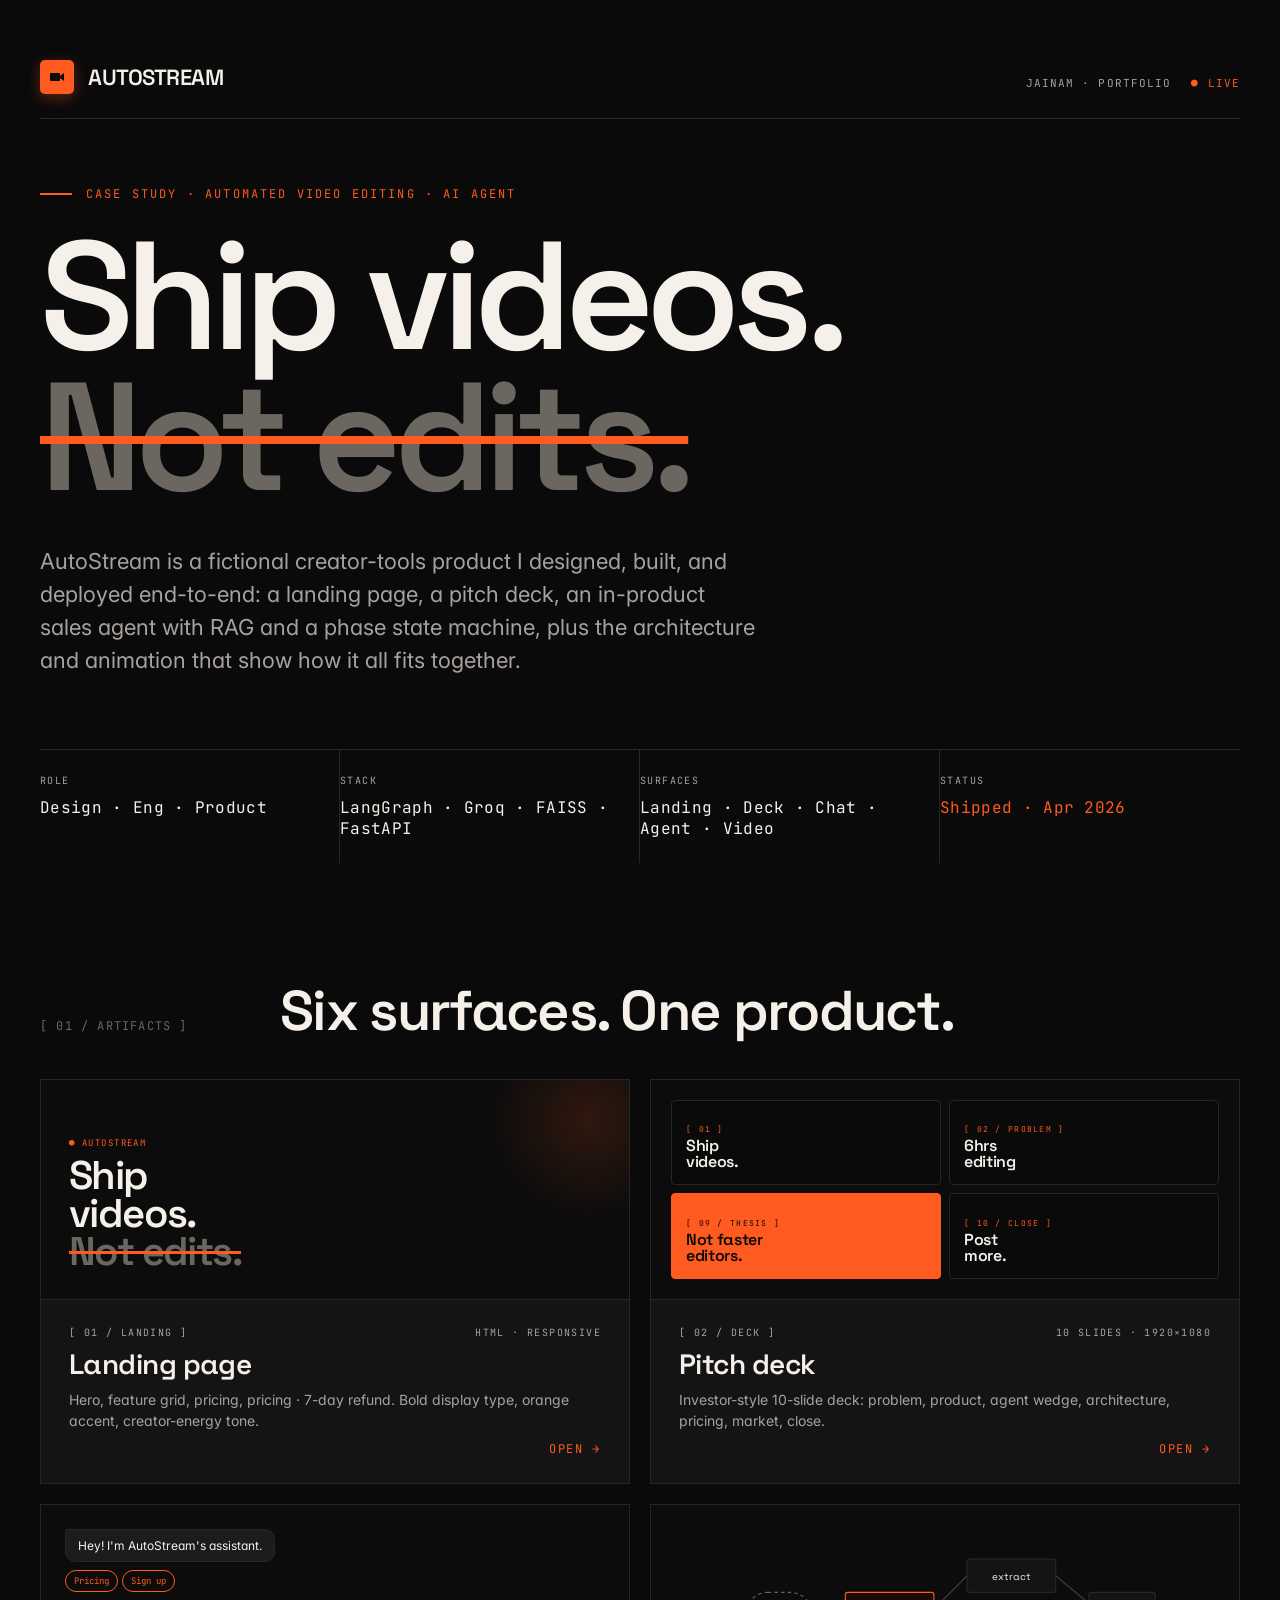
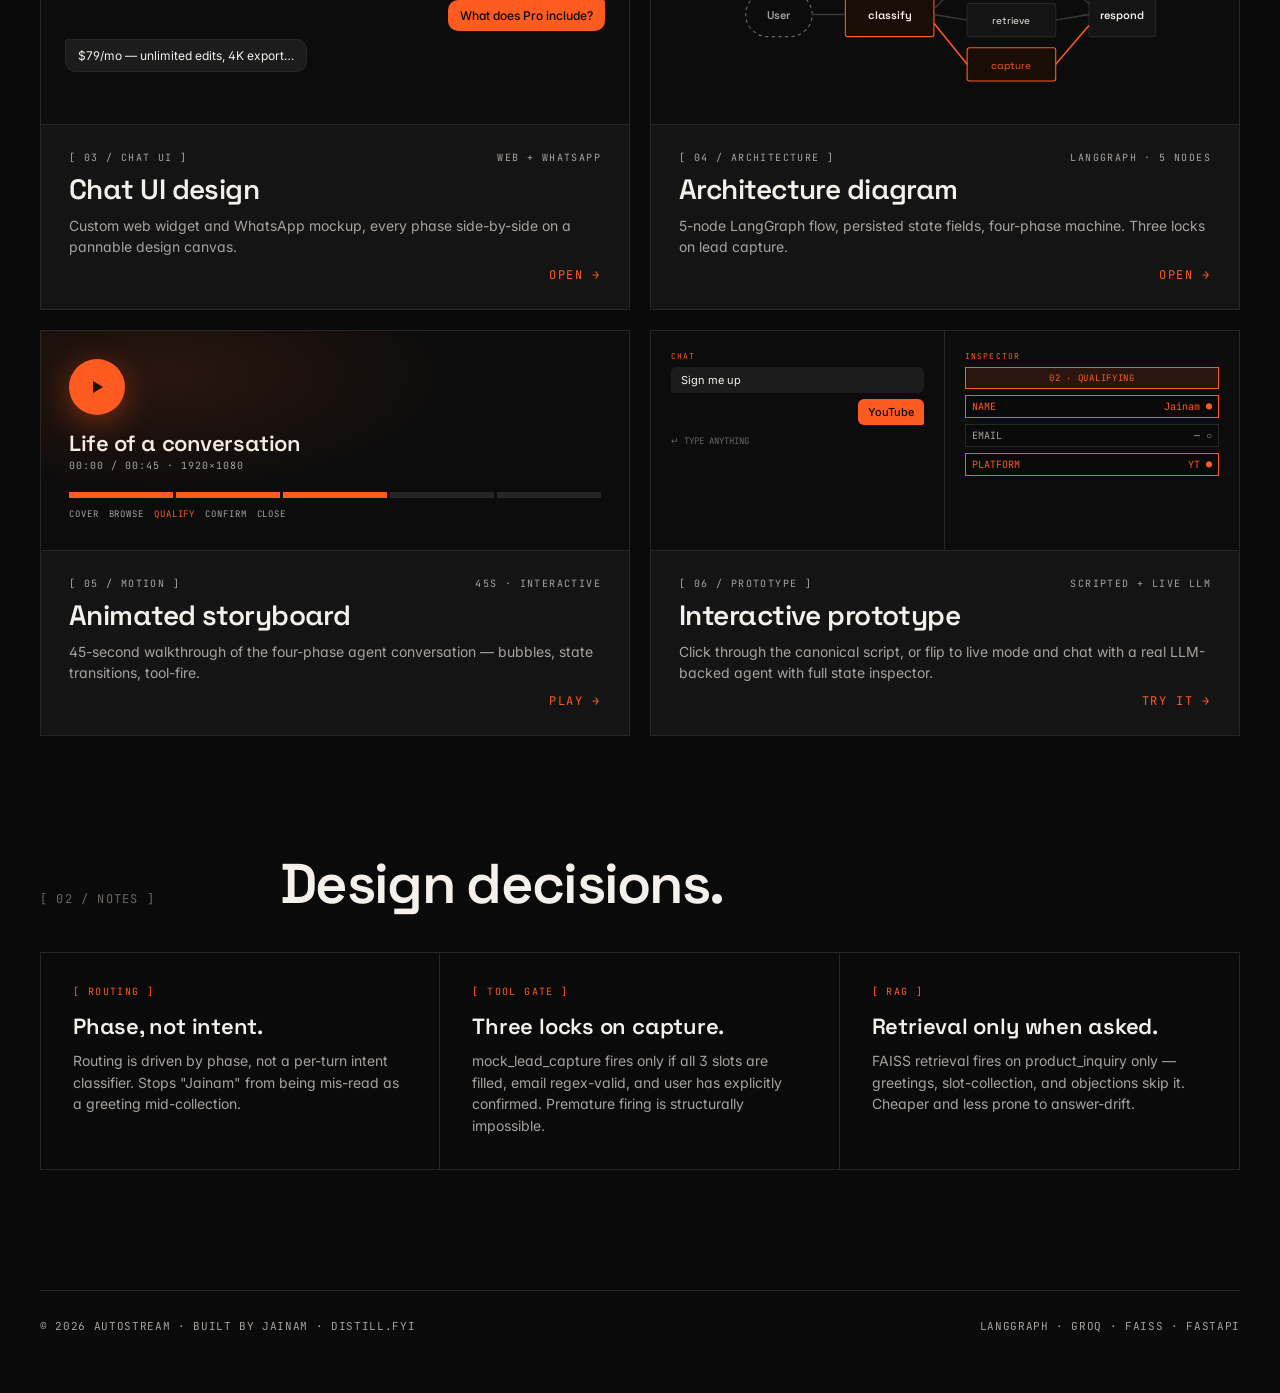
<file: design/index.html>
<!DOCTYPE html>
<html lang="en">
<head>
<meta charset="UTF-8">
<title>AutoStream — Portfolio Hub</title>
<link rel="preconnect" href="https://fonts.googleapis.com">
<link rel="preconnect" href="https://fonts.gstatic.com" crossorigin>
<link href="https://fonts.googleapis.com/css2?family=Inter:wght@400;500;600;700&family=Space+Grotesk:wght@400;500;600;700&family=JetBrains+Mono:wght@400;500;600&display=swap" rel="stylesheet">
<link rel="stylesheet" href="shared/tokens.css">
<style>
  body { padding: 60px 40px; }
  .wrap { max-width: 1280px; margin: 0 auto; }
  .hero-head {
    display: flex; justify-content: space-between; align-items: baseline;
    padding-bottom: 24px; border-bottom: 1px solid var(--line);
    margin-bottom: 60px;
  }
  .brand { display: flex; align-items: center; gap: 14px; font-family: var(--font-display); font-weight: 600; font-size: 22px; letter-spacing: -0.02em; }
  .brand-mark {
    width: 34px; height: 34px; border-radius: 5px;
    background: var(--accent); display: inline-flex; align-items: center; justify-content: center;
    box-shadow: 0 4px 14px rgba(255,90,31,.35);
  }
  .kicker {
    font-family: var(--font-mono); font-size: 12px; color: var(--accent);
    letter-spacing: 0.18em; text-transform: uppercase; margin-bottom: 24px;
    display: inline-flex; align-items: center; gap: 14px;
  }
  .kicker::before { content: ''; width: 32px; height: 2px; background: var(--accent); }
  h1.mega {
    font-family: var(--font-display); font-weight: 600;
    font-size: clamp(80px, 12vw, 180px); letter-spacing: -0.05em; line-height: 0.92;
    margin: 0;
  }
  h1 .strike { text-decoration: line-through; text-decoration-color: var(--accent); text-decoration-thickness: 8px; color: var(--fg-muted); }
  .lede { font-size: 22px; line-height: 1.5; color: var(--fg-dim); max-width: 720px; margin-top: 36px; }

  .meta {
    display: grid; grid-template-columns: repeat(4, 1fr);
    margin-top: 72px; border-top: 1px solid var(--line);
  }
  .meta .cell {
    padding: 24px 24px 24px 0; border-right: 1px solid var(--line);
  }
  .meta .cell:last-child { border-right: none; }
  .meta .k { font-family: var(--font-mono); font-size: 10px; color: var(--fg-dim); letter-spacing: 0.14em; text-transform: uppercase; margin-bottom: 10px; }
  .meta .v { font-family: var(--font-mono); font-size: 16px; color: var(--fg); letter-spacing: 0.02em; }

  .artifacts-head {
    margin-top: 120px; margin-bottom: 40px;
    display: grid; grid-template-columns: 200px 1fr; gap: 40px; align-items: baseline;
  }
  .artifacts-head .idx { font-family: var(--font-mono); font-size: 12px; color: var(--fg-muted); letter-spacing: 0.1em; }
  .artifacts-head h2 {
    font-family: var(--font-display); font-weight: 600;
    font-size: 56px; letter-spacing: -0.03em; margin: 0; line-height: 1;
  }

  .grid { display: grid; grid-template-columns: repeat(2, 1fr); gap: 20px; }
  .card {
    position: relative;
    display: flex; flex-direction: column;
    border: 1px solid var(--line);
    background: var(--bg-elev);
    text-decoration: none; color: inherit;
    transition: all .2s;
    min-height: 360px;
    overflow: hidden;
  }
  .card:hover {
    border-color: var(--accent);
    transform: translateY(-2px);
    box-shadow: 0 20px 60px rgba(0,0,0,.3);
  }
  .card .preview {
    height: 220px; background: #0C0C0C;
    position: relative; overflow: hidden;
    border-bottom: 1px solid var(--line);
  }
  .card:hover .preview::after {
    content: ''; position: absolute; inset: 0;
    background: linear-gradient(180deg, transparent, rgba(255,90,31,.06));
  }
  .card .body { padding: 26px 28px; display: flex; flex-direction: column; gap: 10px; flex: 1; }
  .card .meta-row { display: flex; justify-content: space-between; align-items: center; font-family: var(--font-mono); font-size: 10px; color: var(--fg-dim); letter-spacing: 0.14em; text-transform: uppercase; }
  .card h3 {
    font-family: var(--font-display); font-weight: 600;
    font-size: 28px; letter-spacing: -0.02em; margin: 0; line-height: 1.1;
  }
  .card p { font-size: 14px; line-height: 1.5; color: var(--fg-dim); margin: 0; }
  .card .arrow {
    align-self: flex-end; margin-top: auto;
    font-family: var(--font-mono); font-size: 12px; color: var(--accent);
    letter-spacing: 0.14em; text-transform: uppercase;
    display: flex; align-items: center; gap: 6px;
  }
  .card:hover .arrow { gap: 10px; }

  /* Previews — each card has a distinct styled mini visual */
  .p-chat { padding: 24px; display: flex; flex-direction: column; gap: 8px; }
  .p-chat .bub { padding: 8px 12px; border-radius: 8px; font-size: 12px; max-width: 70%; font-family: var(--font-body); }
  .p-chat .agent { background: var(--bg-elev-2); border: 1px solid var(--line); color: var(--fg); border-radius: 2px 10px 10px 10px; align-self: flex-start; }
  .p-chat .user { background: var(--accent); color: var(--bg); align-self: flex-end; border-radius: 10px 2px 10px 10px; font-weight: 500; }
  .p-chat .chips { display: flex; gap: 4px; }
  .p-chat .chip { padding: 4px 8px; border: 1px solid var(--accent); color: var(--accent); border-radius: 999px; font-family: var(--font-mono); font-size: 9px; }

  .p-landing { padding: 28px; display: flex; flex-direction: column; justify-content: flex-end; position: relative; overflow: hidden; }
  .p-landing::before { content: ''; position: absolute; top: -60px; right: -60px; width: 200px; height: 200px; background: radial-gradient(circle, rgba(255,90,31,.15), transparent 70%); }
  .p-landing .eyebrow { font-family: var(--font-mono); font-size: 9px; color: var(--accent); letter-spacing: 0.16em; margin-bottom: 8px; }
  .p-landing .big { font-family: var(--font-display); font-weight: 600; font-size: 40px; letter-spacing: -0.04em; line-height: 0.95; color: var(--fg); }
  .p-landing .big .strk { text-decoration: line-through; text-decoration-color: var(--accent); text-decoration-thickness: 3px; color: var(--fg-muted); }

  .p-deck { padding: 0; display: grid; grid-template-columns: 1fr 1fr; gap: 8px; padding: 20px; }
  .p-deck .mini {
    background: var(--bg); border: 1px solid var(--line); border-radius: 4px;
    padding: 14px; display: flex; flex-direction: column; gap: 4px; justify-content: flex-end;
    position: relative;
  }
  .p-deck .mini .t { font-family: var(--font-mono); font-size: 8px; color: var(--accent); letter-spacing: 0.16em; }
  .p-deck .mini .h { font-family: var(--font-display); font-weight: 600; font-size: 16px; letter-spacing: -0.02em; line-height: 1; }
  .p-deck .mini.accent { background: var(--accent); color: var(--bg); border-color: var(--accent); }
  .p-deck .mini.accent .t { color: var(--bg); }

  .p-arch { padding: 32px; display: flex; align-items: center; justify-content: center; position: relative; }
  .p-arch svg { width: 100%; height: 100%; max-height: 160px; }

  .p-video { padding: 28px; position: relative; overflow: hidden; }
  .p-video::before { content: ''; position: absolute; inset: 0; background: radial-gradient(500px 200px at 20% 20%, rgba(255,90,31,.12), transparent 60%); }
  .p-video .play { width: 56px; height: 56px; border-radius: 28px; background: var(--accent); display: inline-flex; align-items: center; justify-content: center; box-shadow: 0 8px 32px rgba(255,90,31,.4); margin-bottom: 16px; }
  .p-video .timeline { display: flex; gap: 3px; margin-top: 20px; }
  .p-video .seg { height: 6px; flex: 1; background: var(--line); }
  .p-video .seg.on { background: var(--accent); }
  .p-video .scenes { display: flex; gap: 10px; margin-top: 10px; font-family: var(--font-mono); font-size: 9px; color: var(--fg-dim); letter-spacing: 0.1em; }

  .p-proto { padding: 0; display: grid; grid-template-columns: 1fr 1fr; }
  .p-proto .side { padding: 20px; display: flex; flex-direction: column; gap: 6px; }
  .p-proto .side:first-child { border-right: 1px solid var(--line); }
  .p-proto .lbl { font-family: var(--font-mono); font-size: 8px; color: var(--accent); letter-spacing: 0.14em; }
  .p-proto .phase-pill { padding: 4px 8px; border: 1px solid var(--accent); background: rgba(255,90,31,.12); color: var(--accent); font-family: var(--font-mono); font-size: 9px; letter-spacing: 0.08em; text-align: center; }
  .p-proto .slot { display: flex; justify-content: space-between; font-family: var(--font-mono); font-size: 10px; padding: 4px 6px; border: 1px solid var(--line); background: var(--bg); color: var(--fg-dim); }
  .p-proto .slot.on { color: var(--accent); border-color: var(--accent); }

  footer {
    margin-top: 120px; padding-top: 28px; border-top: 1px solid var(--line);
    display: flex; justify-content: space-between;
    font-family: var(--font-mono); font-size: 11px; color: var(--fg-dim); letter-spacing: 0.06em;
  }
</style>
</head>
<body>
<div class="wrap">

  <div class="hero-head">
    <div class="brand">
      <span class="brand-mark">
        <svg width="20" height="20" viewBox="0 0 20 20" fill="none"><rect x="3" y="6" width="10" height="8" rx="1" fill="#0A0A0A"/><path d="M13 9 L17 6 V14 L13 11 Z" fill="#0A0A0A"/></svg>
      </span>
      AUTOSTREAM
    </div>
    <div class="meta" style="display: flex; gap: 20px; border: none; margin: 0; font-family: var(--font-mono); font-size: 11px; color: var(--fg-dim); letter-spacing: 0.1em; text-transform: uppercase;">
      <span>JAINAM · PORTFOLIO</span>
      <span style="color: var(--accent)">● LIVE</span>
    </div>
  </div>

  <div>
    <div class="kicker">Case study · automated video editing · AI agent</div>
    <h1 class="mega">Ship videos.<br/><span class="strike">Not edits.</span></h1>
    <p class="lede">
      AutoStream is a fictional creator-tools product I designed, built, and deployed end-to-end:
      a landing page, a pitch deck, an in-product sales agent with RAG and a phase state machine,
      plus the architecture and animation that show how it all fits together.
    </p>

    <div class="meta">
      <div class="cell"><div class="k">Role</div><div class="v">Design · Eng · Product</div></div>
      <div class="cell"><div class="k">Stack</div><div class="v">LangGraph · Groq · FAISS · FastAPI</div></div>
      <div class="cell"><div class="k">Surfaces</div><div class="v">Landing · Deck · Chat · Agent · Video</div></div>
      <div class="cell"><div class="k">Status</div><div class="v" style="color: var(--accent)">Shipped · Apr 2026</div></div>
    </div>
  </div>

  <div class="artifacts-head">
    <div class="idx">[ 01 / ARTIFACTS ]</div>
    <h2>Six surfaces. One product.</h2>
  </div>

  <div class="grid">
    <!-- 1 LANDING -->
    <a class="card" href="landing/Landing Page.html">
      <div class="preview p-landing">
        <div class="eyebrow">● AUTOSTREAM</div>
        <div class="big">Ship<br/>videos.<br/><span class="strk">Not edits.</span></div>
      </div>
      <div class="body">
        <div class="meta-row"><span>[ 01 / LANDING ]</span><span>HTML · RESPONSIVE</span></div>
        <h3>Landing page</h3>
        <p>Hero, feature grid, pricing, pricing · 7-day refund. Bold display type, orange accent, creator-energy tone.</p>
        <span class="arrow">Open →</span>
      </div>
    </a>

    <!-- 2 DECK -->
    <a class="card" href="deck/Pitch Deck.html">
      <div class="preview p-deck">
        <div class="mini"><div class="t">[ 01 ]</div><div class="h">Ship<br/>videos.</div></div>
        <div class="mini"><div class="t">[ 02 / PROBLEM ]</div><div class="h">6hrs<br/>editing</div></div>
        <div class="mini accent"><div class="t">[ 09 / THESIS ]</div><div class="h">Not faster<br/>editors.</div></div>
        <div class="mini"><div class="t">[ 10 / CLOSE ]</div><div class="h">Post<br/>more.</div></div>
      </div>
      <div class="body">
        <div class="meta-row"><span>[ 02 / DECK ]</span><span>10 SLIDES · 1920×1080</span></div>
        <h3>Pitch deck</h3>
        <p>Investor-style 10-slide deck: problem, product, agent wedge, architecture, pricing, market, close.</p>
        <span class="arrow">Open →</span>
      </div>
    </a>

    <!-- 3 CHAT UI -->
    <a class="card" href="chat/Chat UI.html">
      <div class="preview p-chat">
        <div class="bub agent">Hey! I'm AutoStream's assistant.</div>
        <div class="chips">
          <span class="chip">Pricing</span><span class="chip">Sign up</span>
        </div>
        <div class="bub user">What does Pro include?</div>
        <div class="bub agent">$79/mo — unlimited edits, 4K export…</div>
      </div>
      <div class="body">
        <div class="meta-row"><span>[ 03 / CHAT UI ]</span><span>WEB + WHATSAPP</span></div>
        <h3>Chat UI design</h3>
        <p>Custom web widget and WhatsApp mockup, every phase side-by-side on a pannable design canvas.</p>
        <span class="arrow">Open →</span>
      </div>
    </a>

    <!-- 4 ARCHITECTURE -->
    <a class="card" href="architecture/Architecture.html">
      <div class="preview p-arch">
        <svg viewBox="0 0 400 140" fill="none">
          <rect x="20" y="50" width="60" height="40" rx="20" stroke="#6B6660" stroke-dasharray="3 3"/>
          <text x="50" y="74" text-anchor="middle" fill="#A8A29E" font-family="Space Grotesk" font-size="10" font-weight="600">User</text>
          <rect x="110" y="50" width="80" height="40" rx="2" fill="#1a0d06" stroke="#FF5A1F"/>
          <text x="150" y="74" text-anchor="middle" fill="#F5F1EA" font-family="Space Grotesk" font-size="10" font-weight="600">classify</text>
          <rect x="220" y="20" width="80" height="30" rx="2" fill="#141414" stroke="#262626"/>
          <text x="260" y="39" text-anchor="middle" fill="#F5F1EA" font-family="Space Grotesk" font-size="9">extract</text>
          <rect x="220" y="60" width="80" height="30" rx="2" fill="#141414" stroke="#262626"/>
          <text x="260" y="79" text-anchor="middle" fill="#F5F1EA" font-family="Space Grotesk" font-size="9">retrieve</text>
          <rect x="220" y="100" width="80" height="30" rx="2" fill="#1a0d06" stroke="#FF5A1F"/>
          <text x="260" y="119" text-anchor="middle" fill="#FF5A1F" font-family="Space Grotesk" font-size="9">capture</text>
          <rect x="330" y="50" width="60" height="40" rx="2" fill="#141414" stroke="#262626"/>
          <text x="360" y="74" text-anchor="middle" fill="#F5F1EA" font-family="Space Grotesk" font-size="10" font-weight="600">respond</text>
          <path d="M80 70 L110 70" stroke="#3a3a3a" stroke-width="1.2"/>
          <path d="M190 65 L220 35" stroke="#3a3a3a" stroke-width="1.2"/>
          <path d="M190 70 L220 75" stroke="#3a3a3a" stroke-width="1.2"/>
          <path d="M190 78 L220 115" stroke="#FF5A1F" stroke-width="1.4"/>
          <path d="M300 35 L330 60" stroke="#3a3a3a" stroke-width="1.2"/>
          <path d="M300 75 L330 70" stroke="#3a3a3a" stroke-width="1.2"/>
          <path d="M300 115 L330 80" stroke="#FF5A1F" stroke-width="1.4"/>
        </svg>
      </div>
      <div class="body">
        <div class="meta-row"><span>[ 04 / ARCHITECTURE ]</span><span>LANGGRAPH · 5 NODES</span></div>
        <h3>Architecture diagram</h3>
        <p>5-node LangGraph flow, persisted state fields, four-phase machine. Three locks on lead capture.</p>
        <span class="arrow">Open →</span>
      </div>
    </a>

    <!-- 5 VIDEO -->
    <a class="card" href="storyboard/Storyboard.html">
      <div class="preview p-video">
        <div class="play">
          <svg width="20" height="20" viewBox="0 0 20 20" fill="none"><path d="M6 4l10 6-10 6V4z" fill="#0A0A0A"/></svg>
        </div>
        <div style="font-family: var(--font-display); font-weight: 600; font-size: 22px; letter-spacing: -0.02em; line-height: 1.1;">Life of a conversation</div>
        <div style="font-family: var(--font-mono); font-size: 10px; color: var(--fg-dim); letter-spacing: 0.1em; margin-top: 4px;">00:00 / 00:45 · 1920×1080</div>
        <div class="timeline">
          <div class="seg on"></div><div class="seg on"></div><div class="seg on"></div><div class="seg"></div><div class="seg"></div>
        </div>
        <div class="scenes">
          <span>COVER</span><span>BROWSE</span><span style="color:var(--accent)">QUALIFY</span><span>CONFIRM</span><span>CLOSE</span>
        </div>
      </div>
      <div class="body">
        <div class="meta-row"><span>[ 05 / MOTION ]</span><span>45s · INTERACTIVE</span></div>
        <h3>Animated storyboard</h3>
        <p>45-second walkthrough of the four-phase agent conversation — bubbles, state transitions, tool-fire.</p>
        <span class="arrow">Play →</span>
      </div>
    </a>

    <!-- 6 PROTOTYPE -->
    <a class="card" href="prototype/Interactive Prototype.html">
      <div class="preview p-proto">
        <div class="side">
          <div class="lbl">CHAT</div>
          <div style="background: var(--bg-elev-2); padding: 6px 10px; border-radius: 6px 6px 6px 2px; font-size: 11px;">Sign me up</div>
          <div style="background: var(--accent); color: var(--bg); padding: 6px 10px; border-radius: 6px 6px 2px 6px; font-size: 11px; align-self: flex-end; font-weight: 500;">YouTube</div>
          <div style="font-family: var(--font-mono); font-size: 9px; color: var(--fg-muted); margin-top: 4px;">↵ TYPE ANYTHING</div>
        </div>
        <div class="side">
          <div class="lbl">INSPECTOR</div>
          <div class="phase-pill">02 · QUALIFYING</div>
          <div class="slot on"><span>NAME</span><span>Jainam ●</span></div>
          <div class="slot"><span>EMAIL</span><span>— ○</span></div>
          <div class="slot on"><span>PLATFORM</span><span>YT ●</span></div>
        </div>
      </div>
      <div class="body">
        <div class="meta-row"><span>[ 06 / PROTOTYPE ]</span><span>SCRIPTED + LIVE LLM</span></div>
        <h3>Interactive prototype</h3>
        <p>Click through the canonical script, or flip to live mode and chat with a real LLM-backed agent with full state inspector.</p>
        <span class="arrow">Try it →</span>
      </div>
    </a>
  </div>

  <div class="artifacts-head">
    <div class="idx">[ 02 / NOTES ]</div>
    <h2>Design decisions.</h2>
  </div>

  <div style="display: grid; grid-template-columns: repeat(3, 1fr); gap: 0; border: 1px solid var(--line);">
    <div style="padding: 32px; border-right: 1px solid var(--line);">
      <div style="font-family: var(--font-mono); font-size: 10px; color: var(--accent); letter-spacing: 0.14em; margin-bottom: 14px;">[ ROUTING ]</div>
      <h4 style="font-family: var(--font-display); font-weight: 600; font-size: 22px; letter-spacing: -0.01em; margin: 0 0 10px;">Phase, not intent.</h4>
      <p style="font-size: 14px; color: var(--fg-dim); line-height: 1.55; margin: 0;">Routing is driven by phase, not a per-turn intent classifier. Stops "Jainam" from being mis-read as a greeting mid-collection.</p>
    </div>
    <div style="padding: 32px; border-right: 1px solid var(--line);">
      <div style="font-family: var(--font-mono); font-size: 10px; color: var(--accent); letter-spacing: 0.14em; margin-bottom: 14px;">[ TOOL GATE ]</div>
      <h4 style="font-family: var(--font-display); font-weight: 600; font-size: 22px; letter-spacing: -0.01em; margin: 0 0 10px;">Three locks on capture.</h4>
      <p style="font-size: 14px; color: var(--fg-dim); line-height: 1.55; margin: 0;">mock_lead_capture fires only if all 3 slots are filled, email regex-valid, and user has explicitly confirmed. Premature firing is structurally impossible.</p>
    </div>
    <div style="padding: 32px;">
      <div style="font-family: var(--font-mono); font-size: 10px; color: var(--accent); letter-spacing: 0.14em; margin-bottom: 14px;">[ RAG ]</div>
      <h4 style="font-family: var(--font-display); font-weight: 600; font-size: 22px; letter-spacing: -0.01em; margin: 0 0 10px;">Retrieval only when asked.</h4>
      <p style="font-size: 14px; color: var(--fg-dim); line-height: 1.55; margin: 0;">FAISS retrieval fires on product_inquiry only — greetings, slot-collection, and objections skip it. Cheaper and less prone to answer-drift.</p>
    </div>
  </div>

  <footer>
    <span>© 2026 AUTOSTREAM · BUILT BY JAINAM · DISTILL.FYI</span>
    <span>LANGGRAPH · GROQ · FAISS · FASTAPI</span>
  </footer>

</div>
</body>
</html>
</file>
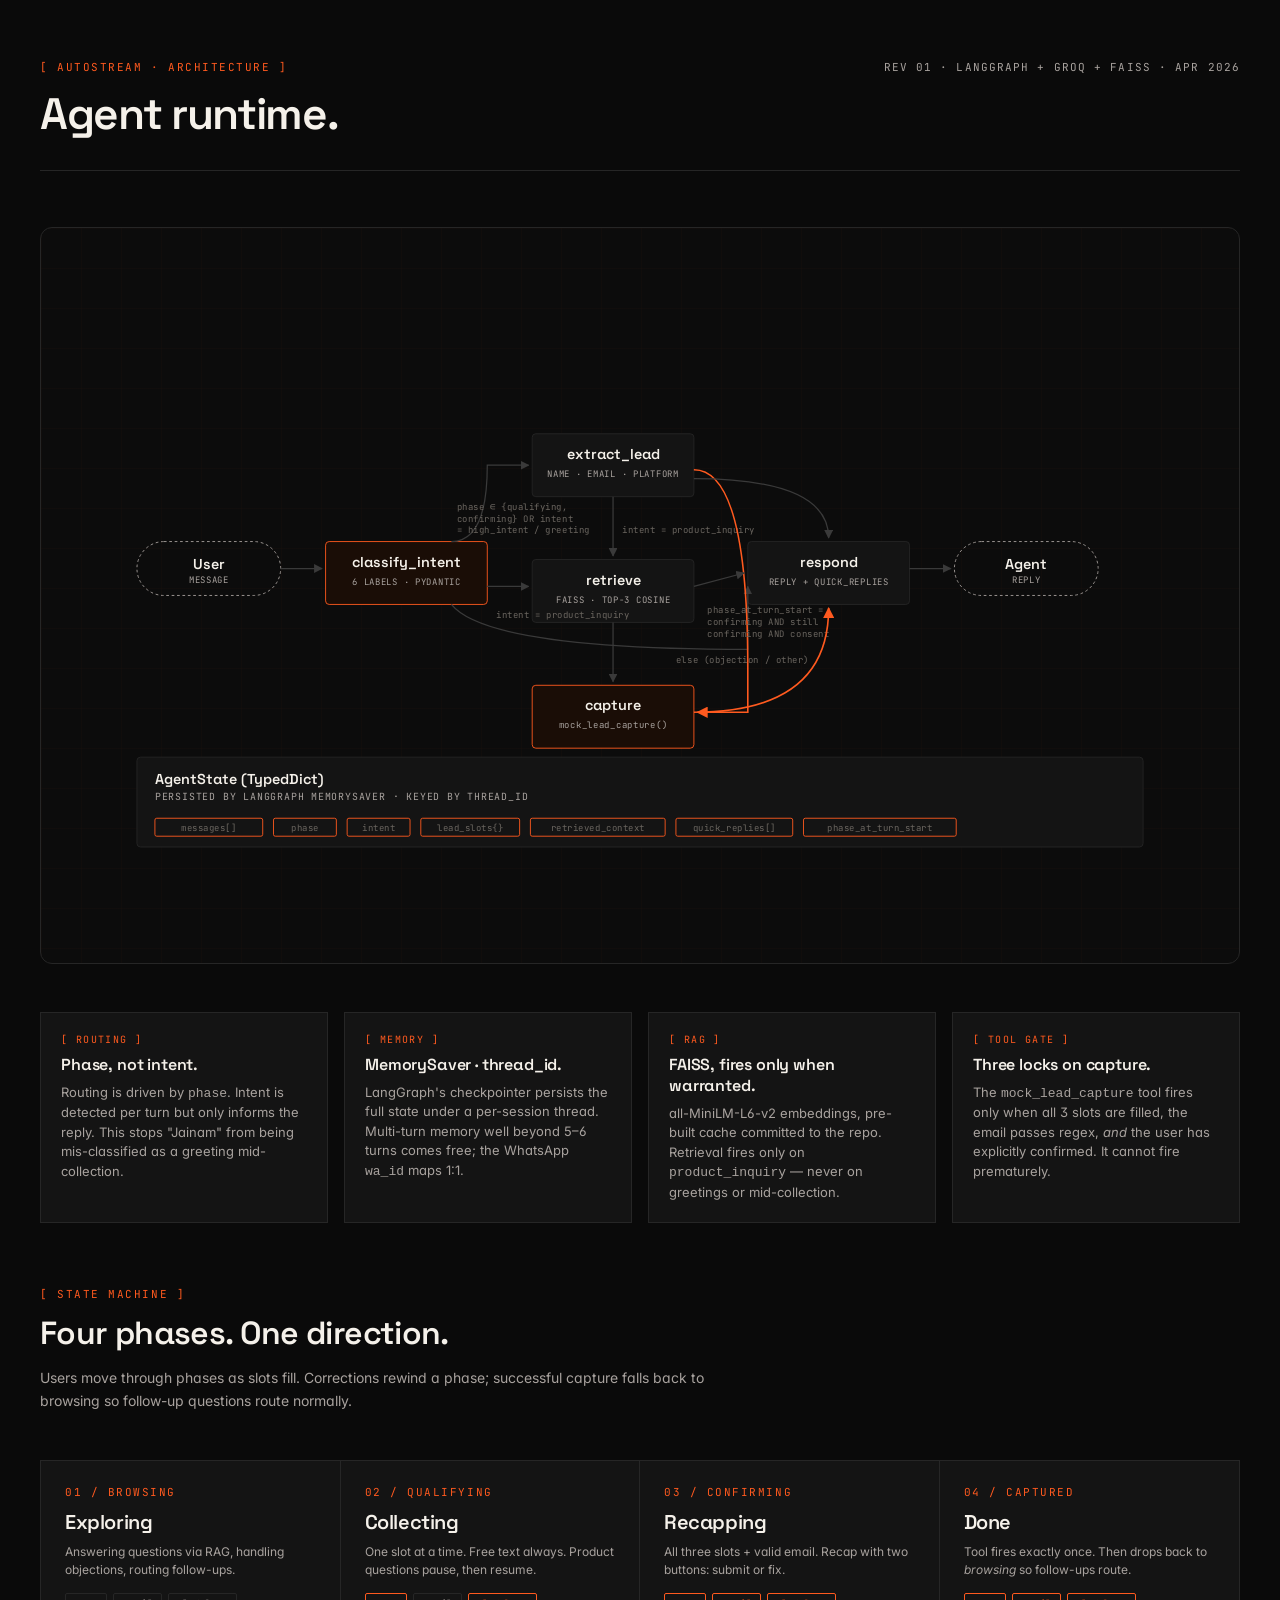
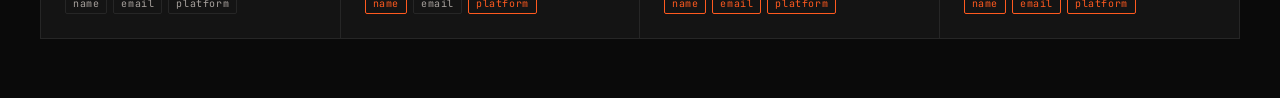
<file: design/architecture/Architecture.html>
<!DOCTYPE html>
<html lang="en">
<head>
<meta charset="UTF-8">
<title>AutoStream — Architecture</title>
<link rel="preconnect" href="https://fonts.googleapis.com">
<link rel="preconnect" href="https://fonts.gstatic.com" crossorigin>
<link href="https://fonts.googleapis.com/css2?family=Inter:wght@400;500;600;700&family=Space+Grotesk:wght@400;500;600;700&family=JetBrains+Mono:wght@400;500;600&display=swap" rel="stylesheet">
<link rel="stylesheet" href="../shared/tokens.css">
<style>
  body { min-height: 100vh; padding: 60px 40px; }
  .page { max-width: 1400px; margin: 0 auto; }
  .header {
    display: flex; align-items: baseline; justify-content: space-between;
    padding-bottom: 28px; border-bottom: 1px solid var(--line);
    margin-bottom: 56px;
  }
  .header h1 {
    font-family: var(--font-display); font-weight: 600;
    font-size: 44px; letter-spacing: -0.03em; margin: 0;
  }
  .header .meta {
    font-family: var(--font-mono); font-size: 11px;
    color: var(--fg-dim); letter-spacing: 0.1em; text-transform: uppercase;
  }
  .kicker {
    font-family: var(--font-mono); font-size: 11px; color: var(--accent);
    letter-spacing: 0.14em; text-transform: uppercase; margin-bottom: 12px;
  }
  .diagram {
    position: relative;
    padding: 80px 60px;
    background: #0C0C0C;
    border: 1px solid var(--line);
    border-radius: 12px;
    overflow: hidden;
  }
  .diagram::before {
    content: ''; position: absolute; inset: 0;
    background-image:
      linear-gradient(rgba(255,90,31,.04) 1px, transparent 1px),
      linear-gradient(90deg, rgba(255,90,31,.04) 1px, transparent 1px);
    background-size: 40px 40px;
    pointer-events: none; opacity: .5;
  }
  svg.arch { width: 100%; height: auto; display: block; position: relative; z-index: 1; }

  .legend {
    display: grid; grid-template-columns: repeat(4, 1fr); gap: 16px;
    margin-top: 48px;
  }
  .legend .item {
    padding: 20px; border: 1px solid var(--line);
    display: flex; flex-direction: column; gap: 8px;
    background: var(--bg-elev);
  }
  .legend .tag {
    font-family: var(--font-mono); font-size: 10px; color: var(--accent);
    letter-spacing: 0.14em; text-transform: uppercase;
  }
  .legend h4 {
    font-family: var(--font-display); font-weight: 600;
    font-size: 16px; margin: 0; letter-spacing: -0.01em;
  }
  .legend p { font-size: 13px; color: var(--fg-dim); line-height: 1.5; margin: 0; }

  .phase-row {
    display: grid; grid-template-columns: repeat(4, 1fr); gap: 0;
    margin-top: 48px; border: 1px solid var(--line);
  }
  .phase-cell {
    padding: 24px; border-right: 1px solid var(--line);
    background: var(--bg-elev);
  }
  .phase-cell:last-child { border-right: none; }
  .phase-cell .name {
    font-family: var(--font-mono); font-size: 11px; color: var(--accent);
    letter-spacing: 0.14em; text-transform: uppercase; margin-bottom: 10px;
  }
  .phase-cell h5 {
    font-family: var(--font-display); font-weight: 600;
    font-size: 20px; margin: 0 0 8px; letter-spacing: -0.02em;
  }
  .phase-cell p { font-size: 12px; color: var(--fg-dim); line-height: 1.5; margin: 0; }
  .phase-cell .slots {
    margin-top: 14px; display: flex; gap: 6px;
    font-family: var(--font-mono); font-size: 10px;
    letter-spacing: 0.06em;
  }
  .phase-cell .slot { padding: 3px 7px; border: 1px solid var(--line); border-radius: 2px; color: var(--fg-dim); }
  .phase-cell .slot.on { color: var(--accent); border-color: var(--accent); }

  .nodeLabel { font-family: 'Space Grotesk', sans-serif; font-weight: 600; font-size: 16px; fill: var(--fg); }
  .nodeSub { font-family: 'JetBrains Mono', monospace; font-size: 10px; fill: var(--fg-dim); letter-spacing: 0.08em; }
  .edgeLabel { font-family: 'JetBrains Mono', monospace; font-size: 10px; fill: var(--fg-muted); letter-spacing: 0.06em; }
  .nodeBox { fill: #141414; stroke: #262626; stroke-width: 1; }
  .nodeBox.accent { fill: #1a0d06; stroke: var(--accent); }
  .nodeBox.terminal { fill: transparent; stroke: var(--fg-dim); stroke-dasharray: 3 3; }
  .edge { stroke: #3a3a3a; stroke-width: 1.4; fill: none; }
  .edge.hot { stroke: var(--accent); stroke-width: 1.8; }
</style>
</head>
<body>
<div class="page">
  <div class="header">
    <div>
      <div class="kicker">[ autostream · architecture ]</div>
      <h1>Agent runtime.</h1>
    </div>
    <div class="meta">
      REV 01 · LANGGRAPH + GROQ + FAISS · APR 2026
    </div>
  </div>

  <div class="diagram">
    <svg class="arch" viewBox="0 0 1200 640" xmlns="http://www.w3.org/2000/svg">
      <defs>
        <marker id="arrow" viewBox="0 0 10 10" refX="9" refY="5" markerWidth="7" markerHeight="7" orient="auto">
          <path d="M0,0 L10,5 L0,10 z" fill="#3a3a3a"/>
        </marker>
        <marker id="arrowHot" viewBox="0 0 10 10" refX="9" refY="5" markerWidth="7" markerHeight="7" orient="auto">
          <path d="M0,0 L10,5 L0,10 z" fill="#FF5A1F"/>
        </marker>
      </defs>

      <!-- User message input -->
      <rect class="nodeBox terminal" x="40" y="260" width="160" height="60" rx="30"/>
      <text class="nodeLabel" x="120" y="290" text-anchor="middle">User</text>
      <text class="nodeSub" x="120" y="306" text-anchor="middle">MESSAGE</text>

      <!-- classify_intent -->
      <rect class="nodeBox accent" x="250" y="260" width="180" height="70" rx="4"/>
      <text class="nodeLabel" x="340" y="288" text-anchor="middle">classify_intent</text>
      <text class="nodeSub" x="340" y="308" text-anchor="middle">6 LABELS · PYDANTIC</text>

      <!-- extract_lead -->
      <rect class="nodeBox" x="480" y="140" width="180" height="70" rx="4"/>
      <text class="nodeLabel" x="570" y="168" text-anchor="middle">extract_lead</text>
      <text class="nodeSub" x="570" y="188" text-anchor="middle">NAME · EMAIL · PLATFORM</text>

      <!-- retrieve (RAG) -->
      <rect class="nodeBox" x="480" y="280" width="180" height="70" rx="4"/>
      <text class="nodeLabel" x="570" y="308" text-anchor="middle">retrieve</text>
      <text class="nodeSub" x="570" y="328" text-anchor="middle">FAISS · TOP-3 COSINE</text>

      <!-- capture -->
      <rect class="nodeBox accent" x="480" y="420" width="180" height="70" rx="4"/>
      <text class="nodeLabel" x="570" y="448" text-anchor="middle">capture</text>
      <text class="nodeSub" x="570" y="468" text-anchor="middle">mock_lead_capture()</text>

      <!-- respond -->
      <rect class="nodeBox" x="720" y="260" width="180" height="70" rx="4"/>
      <text class="nodeLabel" x="810" y="288" text-anchor="middle">respond</text>
      <text class="nodeSub" x="810" y="308" text-anchor="middle">REPLY + QUICK_REPLIES</text>

      <!-- END -->
      <rect class="nodeBox terminal" x="950" y="260" width="160" height="60" rx="30"/>
      <text class="nodeLabel" x="1030" y="290" text-anchor="middle">Agent</text>
      <text class="nodeSub" x="1030" y="306" text-anchor="middle">REPLY</text>

      <!-- Edges -->
      <path class="edge" d="M 200 290 L 246 290" marker-end="url(#arrow)"/>

      <!-- classify -> extract (phase in qualifying/confirming OR intent in high_intent/greeting) -->
      <path class="edge" d="M 390 260 Q 430 260 430 175 L 476 175" marker-end="url(#arrow)"/>
      <text class="edgeLabel" x="396" y="225">phase ∈ {qualifying,</text>
      <text class="edgeLabel" x="396" y="238">confirming}  OR  intent</text>
      <text class="edgeLabel" x="396" y="251">= high_intent / greeting</text>

      <!-- classify -> retrieve (product_inquiry) -->
      <path class="edge" d="M 430 310 L 476 310" marker-end="url(#arrow)"/>
      <text class="edgeLabel" x="440" y="345">intent = product_inquiry</text>

      <!-- classify -> respond (else) -->
      <path class="edge" d="M 390 330 Q 430 380 720 380 L 720 310" marker-end="url(#arrow)"/>
      <text class="edgeLabel" x="640" y="395">else (objection / other)</text>

      <!-- extract -> retrieve (product_inquiry) -->
      <path class="edge" d="M 570 210 L 570 276" marker-end="url(#arrow)"/>
      <text class="edgeLabel" x="580" y="250">intent = product_inquiry</text>

      <!-- extract -> capture (confirming) -->
      <path class="edge hot" d="M 660 180 Q 720 180 720 400 L 720 450 L 664 450" marker-end="url(#arrowHot)"/>
      <text class="edgeLabel" x="675" y="340" fill="#FF5A1F">phase_at_turn_start =</text>
      <text class="edgeLabel" x="675" y="353" fill="#FF5A1F">confirming AND still</text>
      <text class="edgeLabel" x="675" y="366" fill="#FF5A1F">confirming AND consent</text>

      <!-- extract -> respond (else) -->
      <path class="edge" d="M 660 190 Q 810 190 810 256" marker-end="url(#arrow)"/>

      <!-- retrieve -> respond -->
      <path class="edge" d="M 660 310 L 716 295" marker-end="url(#arrow)"/>

      <!-- retrieve -> capture (confirming) -->
      <path class="edge" d="M 570 350 L 570 416" marker-end="url(#arrow)"/>

      <!-- capture -> respond -->
      <path class="edge hot" d="M 660 450 Q 810 450 810 334" marker-end="url(#arrowHot)"/>

      <!-- respond -> END -->
      <path class="edge" d="M 900 290 L 946 290" marker-end="url(#arrow)"/>

      <!-- Side rail: state persistence -->
      <rect class="nodeBox" x="40" y="500" width="1120" height="100" rx="4"/>
      <text class="nodeLabel" x="60" y="530">AgentState (TypedDict)</text>
      <text class="nodeSub" x="60" y="548" style="font-size: 11px;">PERSISTED BY LANGGRAPH MEMORY­SAVER · KEYED BY THREAD_ID</text>

      <!-- state fields as pills -->
      <g transform="translate(60, 568)">
        <g transform="translate(0,0)">
          <rect width="120" height="20" rx="2" fill="transparent" stroke="#FF5A1F" stroke-width="1"/>
          <text class="edgeLabel" x="60" y="14" text-anchor="middle" fill="#FF5A1F">messages[]</text>
        </g>
        <g transform="translate(132,0)">
          <rect width="70" height="20" rx="2" fill="transparent" stroke="#FF5A1F" stroke-width="1"/>
          <text class="edgeLabel" x="35" y="14" text-anchor="middle" fill="#FF5A1F">phase</text>
        </g>
        <g transform="translate(214,0)">
          <rect width="70" height="20" rx="2" fill="transparent" stroke="#FF5A1F" stroke-width="1"/>
          <text class="edgeLabel" x="35" y="14" text-anchor="middle" fill="#FF5A1F">intent</text>
        </g>
        <g transform="translate(296,0)">
          <rect width="110" height="20" rx="2" fill="transparent" stroke="#FF5A1F" stroke-width="1"/>
          <text class="edgeLabel" x="55" y="14" text-anchor="middle" fill="#FF5A1F">lead_slots{}</text>
        </g>
        <g transform="translate(418,0)">
          <rect width="150" height="20" rx="2" fill="transparent" stroke="#FF5A1F" stroke-width="1"/>
          <text class="edgeLabel" x="75" y="14" text-anchor="middle" fill="#FF5A1F">retrieved_context</text>
        </g>
        <g transform="translate(580,0)">
          <rect width="130" height="20" rx="2" fill="transparent" stroke="#FF5A1F" stroke-width="1"/>
          <text class="edgeLabel" x="65" y="14" text-anchor="middle" fill="#FF5A1F">quick_replies[]</text>
        </g>
        <g transform="translate(722,0)">
          <rect width="170" height="20" rx="2" fill="transparent" stroke="#FF5A1F" stroke-width="1"/>
          <text class="edgeLabel" x="85" y="14" text-anchor="middle" fill="#FF5A1F">phase_at_turn_start</text>
        </g>
      </g>
    </svg>
  </div>

  <div class="legend">
    <div class="item">
      <div class="tag">[ ROUTING ]</div>
      <h4>Phase, not intent.</h4>
      <p>Routing is driven by <code>phase</code>. Intent is detected per turn but only informs the reply. This stops "Jainam" from being mis-classified as a greeting mid-collection.</p>
    </div>
    <div class="item">
      <div class="tag">[ MEMORY ]</div>
      <h4>MemorySaver · thread_id.</h4>
      <p>LangGraph's checkpointer persists the full state under a per-session thread. Multi-turn memory well beyond 5–6 turns comes free; the WhatsApp <code>wa_id</code> maps 1:1.</p>
    </div>
    <div class="item">
      <div class="tag">[ RAG ]</div>
      <h4>FAISS, fires only when warranted.</h4>
      <p>all-MiniLM-L6-v2 embeddings, pre-built cache committed to the repo. Retrieval fires only on <code>product_inquiry</code> — never on greetings or mid-collection.</p>
    </div>
    <div class="item">
      <div class="tag">[ TOOL GATE ]</div>
      <h4>Three locks on capture.</h4>
      <p>The <code>mock_lead_capture</code> tool fires only when all 3 slots are filled, the email passes regex, <em>and</em> the user has explicitly confirmed. It cannot fire prematurely.</p>
    </div>
  </div>

  <div style="margin-top: 64px;">
    <div class="kicker">[ state machine ]</div>
    <h2 style="font-family: var(--font-display); font-weight: 600; font-size: 32px; letter-spacing: -0.02em; margin: 0 0 8px;">Four phases. One direction.</h2>
    <p style="color: var(--fg-dim); font-size: 14px; max-width: 720px; line-height: 1.6;">
      Users move through phases as slots fill. Corrections rewind a phase; successful capture falls back to browsing so follow-up questions route normally.
    </p>
  </div>
  <div class="phase-row">
    <div class="phase-cell">
      <div class="name">01 / BROWSING</div>
      <h5>Exploring</h5>
      <p>Answering questions via RAG, handling objections, routing follow-ups.</p>
      <div class="slots">
        <span class="slot">name</span><span class="slot">email</span><span class="slot">platform</span>
      </div>
    </div>
    <div class="phase-cell">
      <div class="name">02 / QUALIFYING</div>
      <h5>Collecting</h5>
      <p>One slot at a time. Free text always. Product questions pause, then resume.</p>
      <div class="slots">
        <span class="slot on">name</span><span class="slot">email</span><span class="slot on">platform</span>
      </div>
    </div>
    <div class="phase-cell">
      <div class="name">03 / CONFIRMING</div>
      <h5>Recapping</h5>
      <p>All three slots + valid email. Recap with two buttons: submit or fix.</p>
      <div class="slots">
        <span class="slot on">name</span><span class="slot on">email</span><span class="slot on">platform</span>
      </div>
    </div>
    <div class="phase-cell">
      <div class="name">04 / CAPTURED</div>
      <h5>Done</h5>
      <p>Tool fires exactly once. Then drops back to <em>browsing</em> so follow-ups route.</p>
      <div class="slots">
        <span class="slot on">name</span><span class="slot on">email</span><span class="slot on">platform</span>
      </div>
    </div>
  </div>
</div>
</body>
</html>
</file>
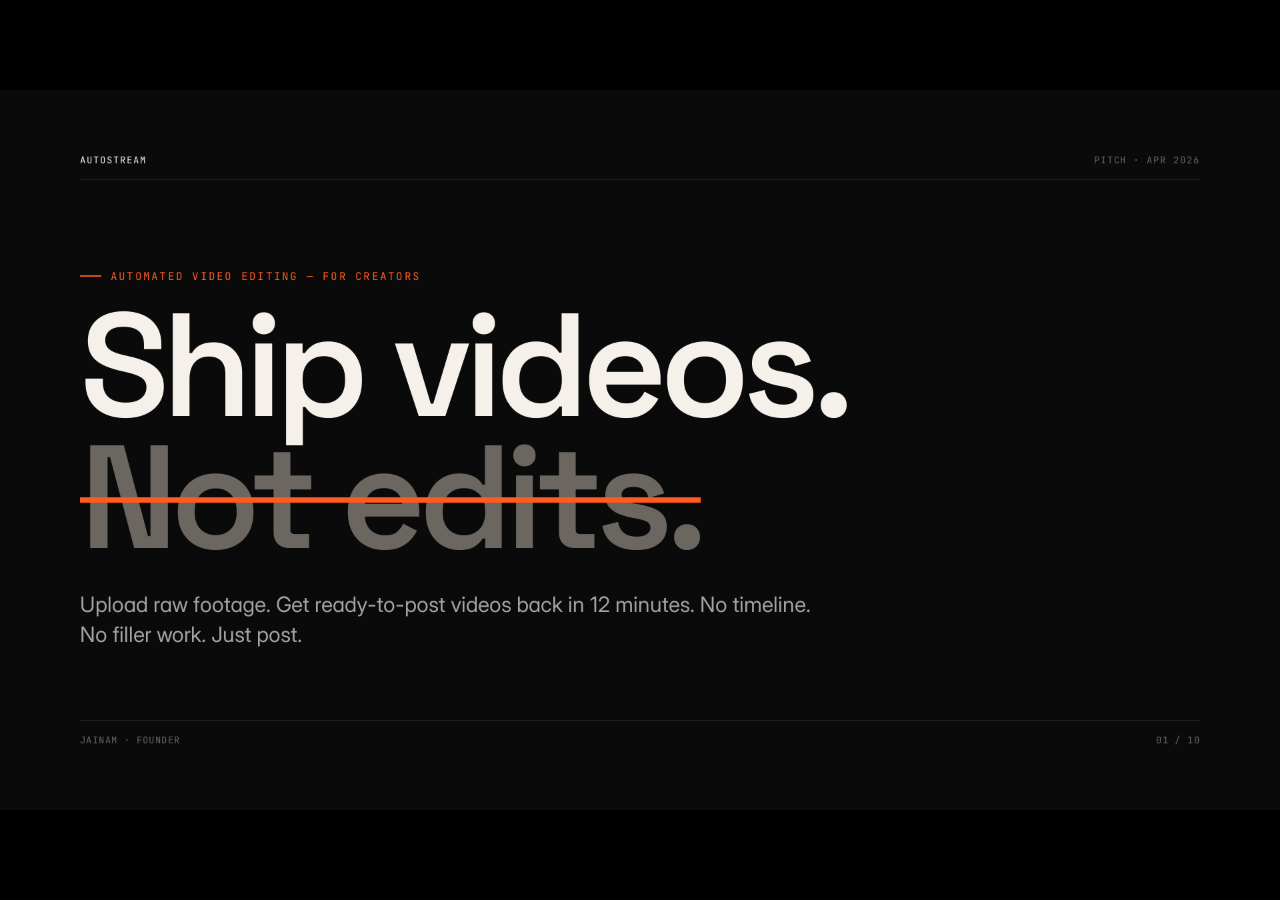
<file: design/deck/Pitch Deck.html>
<!DOCTYPE html>
<html lang="en">
<head>
<meta charset="UTF-8">
<title>AutoStream — Pitch Deck</title>
<link rel="preconnect" href="https://fonts.googleapis.com">
<link rel="preconnect" href="https://fonts.gstatic.com" crossorigin>
<link href="https://fonts.googleapis.com/css2?family=Inter:wght@400;500;600;700&family=Space+Grotesk:wght@400;500;600;700&family=JetBrains+Mono:wght@400;500;600&display=swap" rel="stylesheet">
<link rel="stylesheet" href="../shared/tokens.css">
<link rel="stylesheet" href="slides.css">
<script src="deck-stage.js"></script>
</head>
<body>

<deck-stage width="1920" height="1080">

  <!-- 1 · COVER -->
  <section class="slide" data-label="Cover">
    <div class="slide-header">
      <span class="logo">AUTOSTREAM</span>
      <span>PITCH · APR 2026</span>
    </div>
    <div class="slide-body" style="justify-content: center;">
      <div class="kicker-sm">Automated video editing — for creators</div>
      <h1 class="mega">Ship videos.<br/><span class="strike">Not edits.</span></h1>
      <p class="body-lg" style="margin-top: 40px; max-width: 1100px;">
        Upload raw footage. Get ready-to-post videos back in 12 minutes.
        No timeline. No filler work. Just post.
      </p>
    </div>
    <div class="slide-footer">
      <span>JAINAM · FOUNDER</span>
      <span>01 / 10</span>
    </div>
  </section>

  <!-- 2 · THE PROBLEM -->
  <section class="slide" data-label="Problem">
    <div class="slide-header"><span class="logo">AUTOSTREAM</span><span>[ 02 / PROBLEM ]</span></div>
    <div class="slide-body">
      <div class="kicker-sm">The gap</div>
      <h2 class="section-h">Creators spend <span class="accent-txt">6&nbsp;hours editing</span><br/>for every <span class="accent-txt">10 minutes</span> of post.</h2>
      <div class="metrics" style="margin-top: 96px;">
        <div class="metric">
          <div class="n">73<sup>%</sup></div>
          <div class="lbl">of solo creators say<br/>editing is their bottleneck</div>
        </div>
        <div class="metric">
          <div class="n">4<sup>×</sup></div>
          <div class="lbl">posts per week<br/>required to grow on TikTok</div>
        </div>
        <div class="metric">
          <div class="n">$85</div>
          <div class="lbl">avg. cost per outsourced<br/>edit on freelance markets</div>
        </div>
      </div>
    </div>
    <div class="slide-footer"><span>PROBLEM</span><span>02 / 10</span></div>
  </section>

  <!-- 3 · THE PRODUCT -->
  <section class="slide" data-label="Product">
    <div class="slide-header"><span class="logo">AUTOSTREAM</span><span>[ 03 / PRODUCT ]</span></div>
    <div class="slide-body">
      <div class="kicker-sm">What it does</div>
      <h2 class="section-h">Upload once. <span class="accent-txt">Post everywhere.</span></h2>
      <div class="four-col" style="margin-top: 80px; border-top: 1px solid var(--line); border-bottom: 1px solid var(--line);">
        <div class="col-card">
          <div class="num">01 / UPLOAD</div>
          <h3>Drop footage.</h3>
          <p>Phone, camera, OBS. Up to 2 hrs per job.</p>
        </div>
        <div class="col-card">
          <div class="num">02 / CHOOSE</div>
          <h3>Pick platform.</h3>
          <p>YouTube, TikTok, IG Reel, Twitch clip.</p>
        </div>
        <div class="col-card">
          <div class="num">03 / REVIEW</div>
          <h3>Review draft.</h3>
          <p>Cuts, captions, crops — already in place.</p>
        </div>
        <div class="col-card">
          <div class="num">04 / POST</div>
          <h3>Export & ship.</h3>
          <p>Every aspect ratio in parallel. 4K on Pro.</p>
        </div>
      </div>
      <p class="body-lg" style="margin-top: 64px;">
        The creator reviews — they never edit. That's the whole thesis.
      </p>
    </div>
    <div class="slide-footer"><span>PRODUCT</span><span>03 / 10</span></div>
  </section>

  <!-- 4 · THE SALES AGENT -->
  <section class="slide" data-label="The Agent">
    <div class="slide-header"><span class="logo">AUTOSTREAM</span><span>[ 04 / THE AGENT ]</span></div>
    <div class="slide-body">
      <div class="two-col" style="align-items: stretch;">
        <div style="display: flex; flex-direction: column; justify-content: center;">
          <div class="kicker-sm">The wedge</div>
          <h2 class="section-h">We sell the product<br/>with <span class="accent-txt">a product.</span></h2>
          <p class="body-lg" style="margin-top: 40px;">
            An in-page and WhatsApp agent that answers plan, feature, and
            policy questions — then qualifies interested visitors into leads.
            No forms. No CTAs. Just a conversation.
          </p>
          <div class="pill-row" style="margin-top: 40px;">
            <span class="pill-lg on">LangGraph</span>
            <span class="pill-lg on">Groq LLaMA</span>
            <span class="pill-lg on">FAISS RAG</span>
            <span class="pill-lg on">WhatsApp-ready</span>
          </div>
        </div>
        <div class="mini-chat">
          <div class="hd">AUTOSTREAM · LIVE</div>
          <div class="mb agent">Hey! I'm AutoStream's assistant. Ask me anything about plans, features, or pricing.</div>
          <div class="mini-chips">
            <span class="mchip">Tell me about pricing</span>
            <span class="mchip">Compare plans</span>
            <span class="mchip">I want to sign up</span>
          </div>
          <div class="mb user">What does Pro include?</div>
          <div class="mb agent">Pro is $79/mo — unlimited edits, 4K export, AI captions, 24/7 support. Built for full-time creators.</div>
          <div class="mini-chips">
            <span class="mchip">Sign me up</span>
            <span class="mchip">Refund policy?</span>
          </div>
        </div>
      </div>
    </div>
    <div class="slide-footer"><span>THE AGENT</span><span>04 / 10</span></div>
  </section>

  <!-- 5 · CONVERSATION DESIGN -->
  <section class="slide" data-label="Conversation Design">
    <div class="slide-header"><span class="logo">AUTOSTREAM</span><span>[ 05 / CONVERSATION DESIGN ]</span></div>
    <div class="slide-body">
      <div class="kicker-sm">Four phases, one direction</div>
      <h2 class="section-h">Routing by <span class="accent-txt">phase</span>, not by intent.</h2>
      <p class="body-lg" style="margin-top: 24px;">
        Intent changes every turn. Phase doesn't. We route on state — so "Jainam"
        never gets classified as a greeting mid-collection.
      </p>
      <div class="phase-flow">
        <div class="pf-node">
          <div class="pf-num">01 / BROWSING</div>
          <h5>Exploring</h5>
          <p>Answers via RAG. Objections handled. Follow-ups routed.</p>
        </div>
        <div class="pf-node active">
          <div class="pf-num">02 / QUALIFYING</div>
          <h5>Collecting</h5>
          <p>One slot at a time. Free text always. Product Qs pause & resume.</p>
        </div>
        <div class="pf-node">
          <div class="pf-num">03 / CONFIRMING</div>
          <h5>Recapping</h5>
          <p>Recap with two buttons: submit or fix.</p>
        </div>
        <div class="pf-node">
          <div class="pf-num">04 / CAPTURED</div>
          <h5>Done</h5>
          <p>Tool fires once. Drops back to browsing.</p>
        </div>
      </div>
    </div>
    <div class="slide-footer"><span>CONVERSATION</span><span>05 / 10</span></div>
  </section>

  <!-- 6 · ARCHITECTURE -->
  <section class="slide" data-label="Architecture">
    <div class="slide-header"><span class="logo">AUTOSTREAM</span><span>[ 06 / ARCHITECTURE ]</span></div>
    <div class="slide-body">
      <div class="kicker-sm">Engineering decisions</div>
      <h2 class="section-h">Five nodes. <span class="accent-txt">Three locks.</span><br/>Zero hallucinated prices.</h2>
      <div class="big-list" style="margin-top: 60px;">
        <div class="li">
          <div class="n">01</div>
          <div>
            <h4>LangGraph state machine, not a prompt pile.</h4>
            <p>classify_intent → extract_lead → retrieve → capture → respond. Routing edges enforce the phase contract in code, not vibes.</p>
          </div>
        </div>
        <div class="li">
          <div class="n">02</div>
          <div>
            <h4>FAISS RAG fires only on product inquiries.</h4>
            <p>all-MiniLM-L6-v2 embeddings, pre-built cache committed to the repo. Greetings and slot-collection turns skip retrieval entirely.</p>
          </div>
        </div>
        <div class="li">
          <div class="n">03</div>
          <div>
            <h4>Lead capture has three locks.</h4>
            <p>Tool can only fire when: all 3 slots filled, email regex-valid, <em>and</em> user has confirmed. Premature firing is structurally impossible.</p>
          </div>
        </div>
      </div>
    </div>
    <div class="slide-footer"><span>ARCHITECTURE</span><span>06 / 10</span></div>
  </section>

  <!-- 7 · PRICING & MODEL -->
  <section class="slide" data-label="Pricing">
    <div class="slide-header"><span class="logo">AUTOSTREAM</span><span>[ 07 / PRICING ]</span></div>
    <div class="slide-body">
      <div class="kicker-sm">Business model</div>
      <h2 class="section-h">Two plans. <span class="accent-txt">Both honest.</span></h2>
      <div class="two-col" style="margin-top: 80px;">
        <div style="border: 1px solid var(--line); padding: 48px; background: var(--bg-elev); display: flex; flex-direction: column; gap: 24px;">
          <div class="tag-mono">[ BASIC ]</div>
          <div class="display" style="font-size: 120px; letter-spacing: -0.04em; line-height: 1;">$29<span style="font-size: 28px; color: var(--fg-dim); font-weight: 400; margin-left: 8px;">/mo</span></div>
          <ul style="list-style: none; padding: 0; margin: 0; font-size: 22px; display: flex; flex-direction: column; gap: 12px; color: var(--fg);">
            <li style="display:flex; gap:14px;"><span style="color: var(--accent)">→</span> 10 videos / month</li>
            <li style="display:flex; gap:14px;"><span style="color: var(--accent)">→</span> Up to 720p export</li>
            <li style="display:flex; gap:14px;"><span style="color: var(--accent)">→</span> Auto-cut, captions, crop</li>
            <li style="display:flex; gap:14px;"><span style="color: var(--accent)">→</span> Email support</li>
          </ul>
        </div>
        <div style="border: 1px solid var(--accent); padding: 48px; background: linear-gradient(180deg, rgba(255,90,31,.08), transparent 60%); display: flex; flex-direction: column; gap: 24px;">
          <div class="tag-mono" style="color: var(--accent)">[ PRO · MOST POPULAR ]</div>
          <div class="display" style="font-size: 120px; letter-spacing: -0.04em; line-height: 1;">$79<span style="font-size: 28px; color: var(--fg-dim); font-weight: 400; margin-left: 8px;">/mo</span></div>
          <ul style="list-style: none; padding: 0; margin: 0; font-size: 22px; display: flex; flex-direction: column; gap: 12px; color: var(--fg);">
            <li style="display:flex; gap:14px;"><span style="color: var(--accent)">→</span> Unlimited edits</li>
            <li style="display:flex; gap:14px;"><span style="color: var(--accent)">→</span> 4K export</li>
            <li style="display:flex; gap:14px;"><span style="color: var(--accent)">→</span> AI captions · priority queue</li>
            <li style="display:flex; gap:14px;"><span style="color: var(--accent)">→</span> 24/7 support · brand kits</li>
          </ul>
        </div>
      </div>
      <p class="tag-mono" style="margin-top: 40px;">* 7-day full refund. No refunds after.</p>
    </div>
    <div class="slide-footer"><span>PRICING</span><span>07 / 10</span></div>
  </section>

  <!-- 8 · MARKET -->
  <section class="slide" data-label="Market">
    <div class="slide-header"><span class="logo">AUTOSTREAM</span><span>[ 08 / MARKET ]</span></div>
    <div class="slide-body">
      <div class="kicker-sm">Why now</div>
      <h2 class="section-h">Short-form eats long-form.<br/><span class="accent-txt">Creators need speed.</span></h2>
      <div class="metrics" style="margin-top: 96px;">
        <div class="metric">
          <div class="n">207<sup>M</sup></div>
          <div class="lbl">global creators<br/>posting weekly</div>
        </div>
        <div class="metric">
          <div class="n">$21<sup>B</sup></div>
          <div class="lbl">creator-tools TAM<br/>by 2027</div>
        </div>
        <div class="metric">
          <div class="n">4×</div>
          <div class="lbl">post frequency gap<br/>vs. manual editing</div>
        </div>
      </div>
      <p class="body-lg" style="margin-top: 80px;">
        The people who win short-form are the people who can post every day.
        Editing is the rate-limiter. AutoStream removes it.
      </p>
    </div>
    <div class="slide-footer"><span>MARKET</span><span>08 / 10</span></div>
  </section>

  <!-- 9 · TRACTION / DEMO -->
  <section class="slide accent" data-label="Why This Works">
    <div class="slide-header"><span class="logo">AUTOSTREAM</span><span>[ 09 / THESIS ]</span></div>
    <div class="slide-body" style="justify-content: center;">
      <div class="kicker-sm">The bet</div>
      <h1 class="big" style="color: var(--bg)">The next wave of creator tools<br/>isn't <em>faster editors.</em><br/>It's <span style="text-decoration: line-through; text-decoration-color: rgba(10,10,10,.4); text-decoration-thickness: 6px;">editors</span> at all.</h1>
      <p class="body-lg" style="color: rgba(10,10,10,.85); margin-top: 48px; max-width: 1300px;">
        We're building the product that finishes the job automatically — and
        the agent that qualifies the creator who needs it. Both ship. Both work.
      </p>
    </div>
    <div class="slide-footer"><span style="color: rgba(10,10,10,.7)">THESIS</span><span style="color: rgba(10,10,10,.7)">09 / 10</span></div>
  </section>

  <!-- 10 · CLOSE -->
  <section class="slide" data-label="Close">
    <div class="slide-header"><span class="logo">AUTOSTREAM</span><span>[ 10 / CLOSE ]</span></div>
    <div class="slide-body" style="justify-content: center;">
      <div class="kicker-sm">Let's talk</div>
      <h1 class="mega">Post <span class="accent-txt">more.</span><br/>Edit <span class="strike">less</span> never.</h1>
      <div style="margin-top: 80px; display: flex; gap: 60px; font-family: var(--font-mono); font-size: 22px; color: var(--fg-dim); letter-spacing: 0.08em;">
        <div>
          <div style="color: var(--fg-muted); font-size: 14px; letter-spacing: 0.14em; text-transform: uppercase; margin-bottom: 10px;">FOUNDER</div>
          <div style="color: var(--fg)">Jainam · jainam@autostream.app</div>
        </div>
        <div>
          <div style="color: var(--fg-muted); font-size: 14px; letter-spacing: 0.14em; text-transform: uppercase; margin-bottom: 10px;">DEMO</div>
          <div style="color: var(--fg)">autostream.app/demo</div>
        </div>
        <div>
          <div style="color: var(--fg-muted); font-size: 14px; letter-spacing: 0.14em; text-transform: uppercase; margin-bottom: 10px;">STACK</div>
          <div style="color: var(--fg)">LangGraph · Groq · FAISS · FastAPI</div>
        </div>
      </div>
    </div>
    <div class="slide-footer"><span>CLOSE</span><span>10 / 10</span></div>
  </section>

</deck-stage>

</body>
</html>
</file>
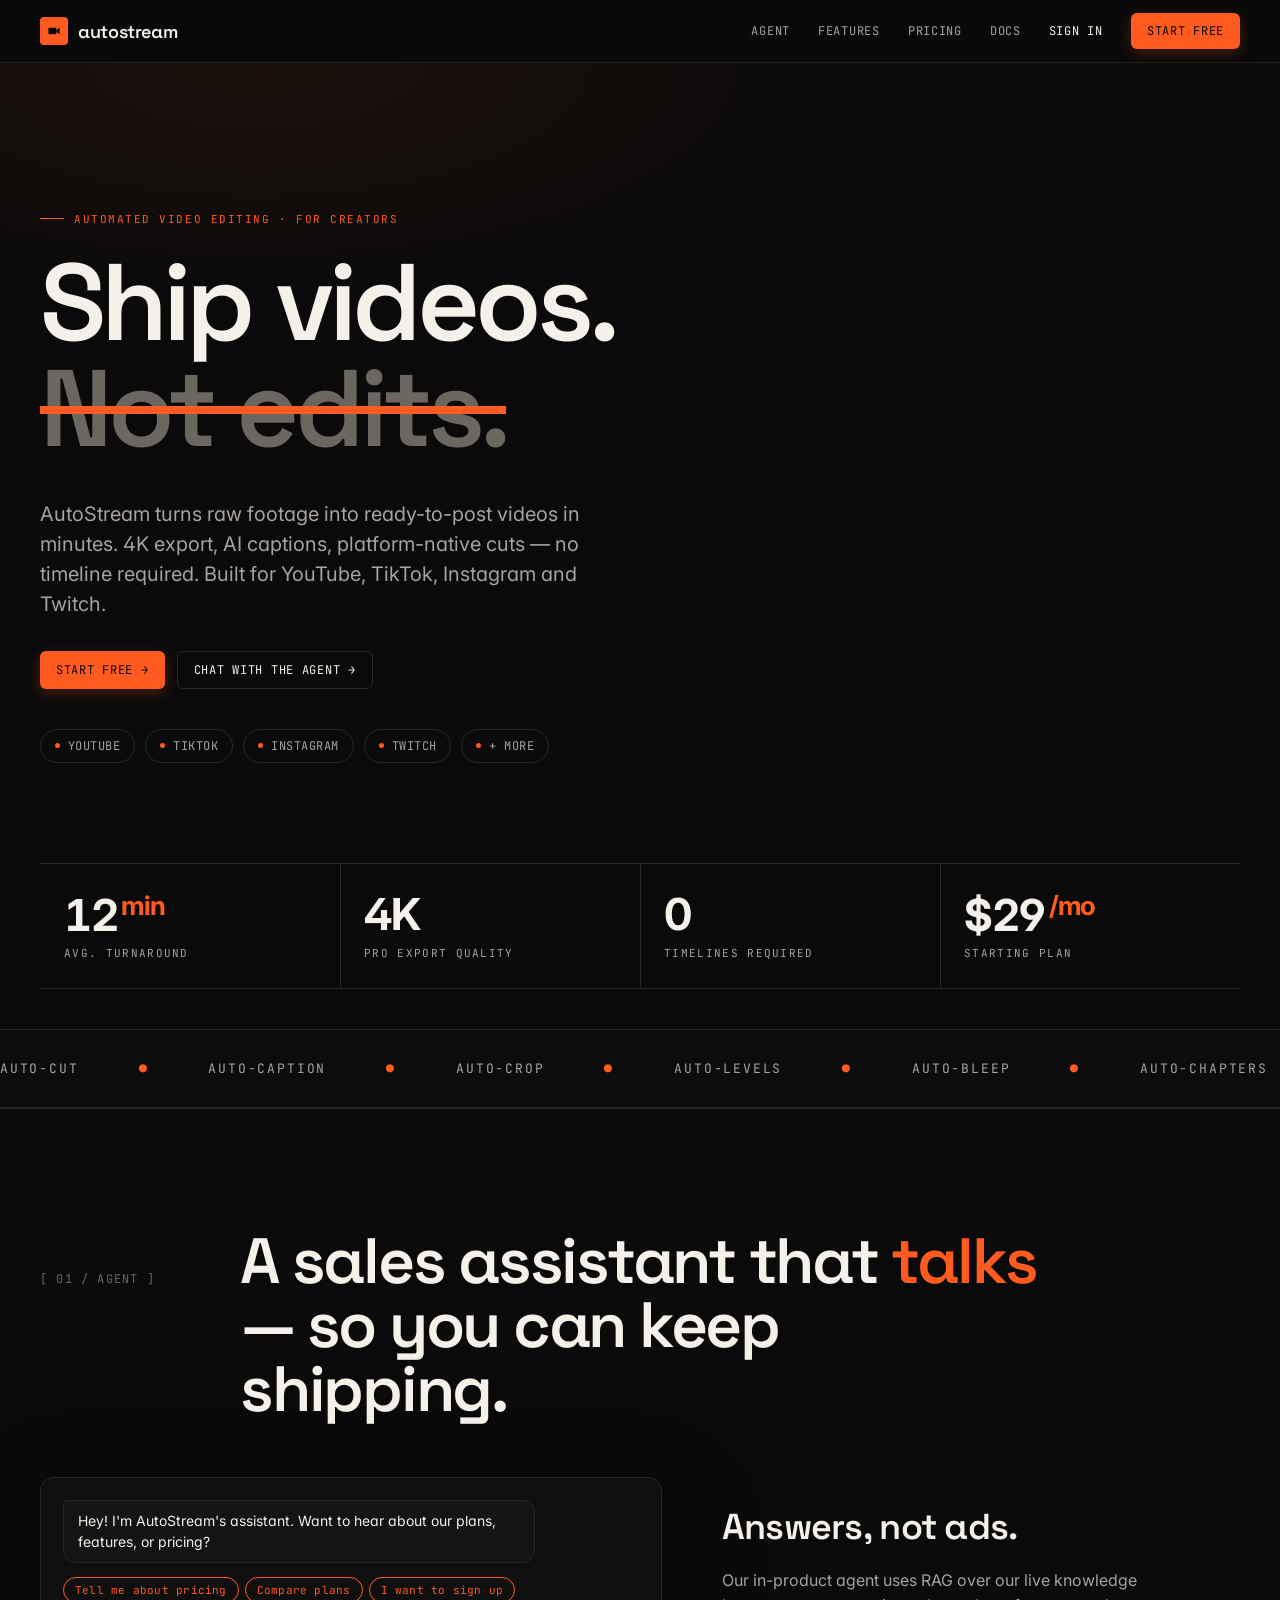
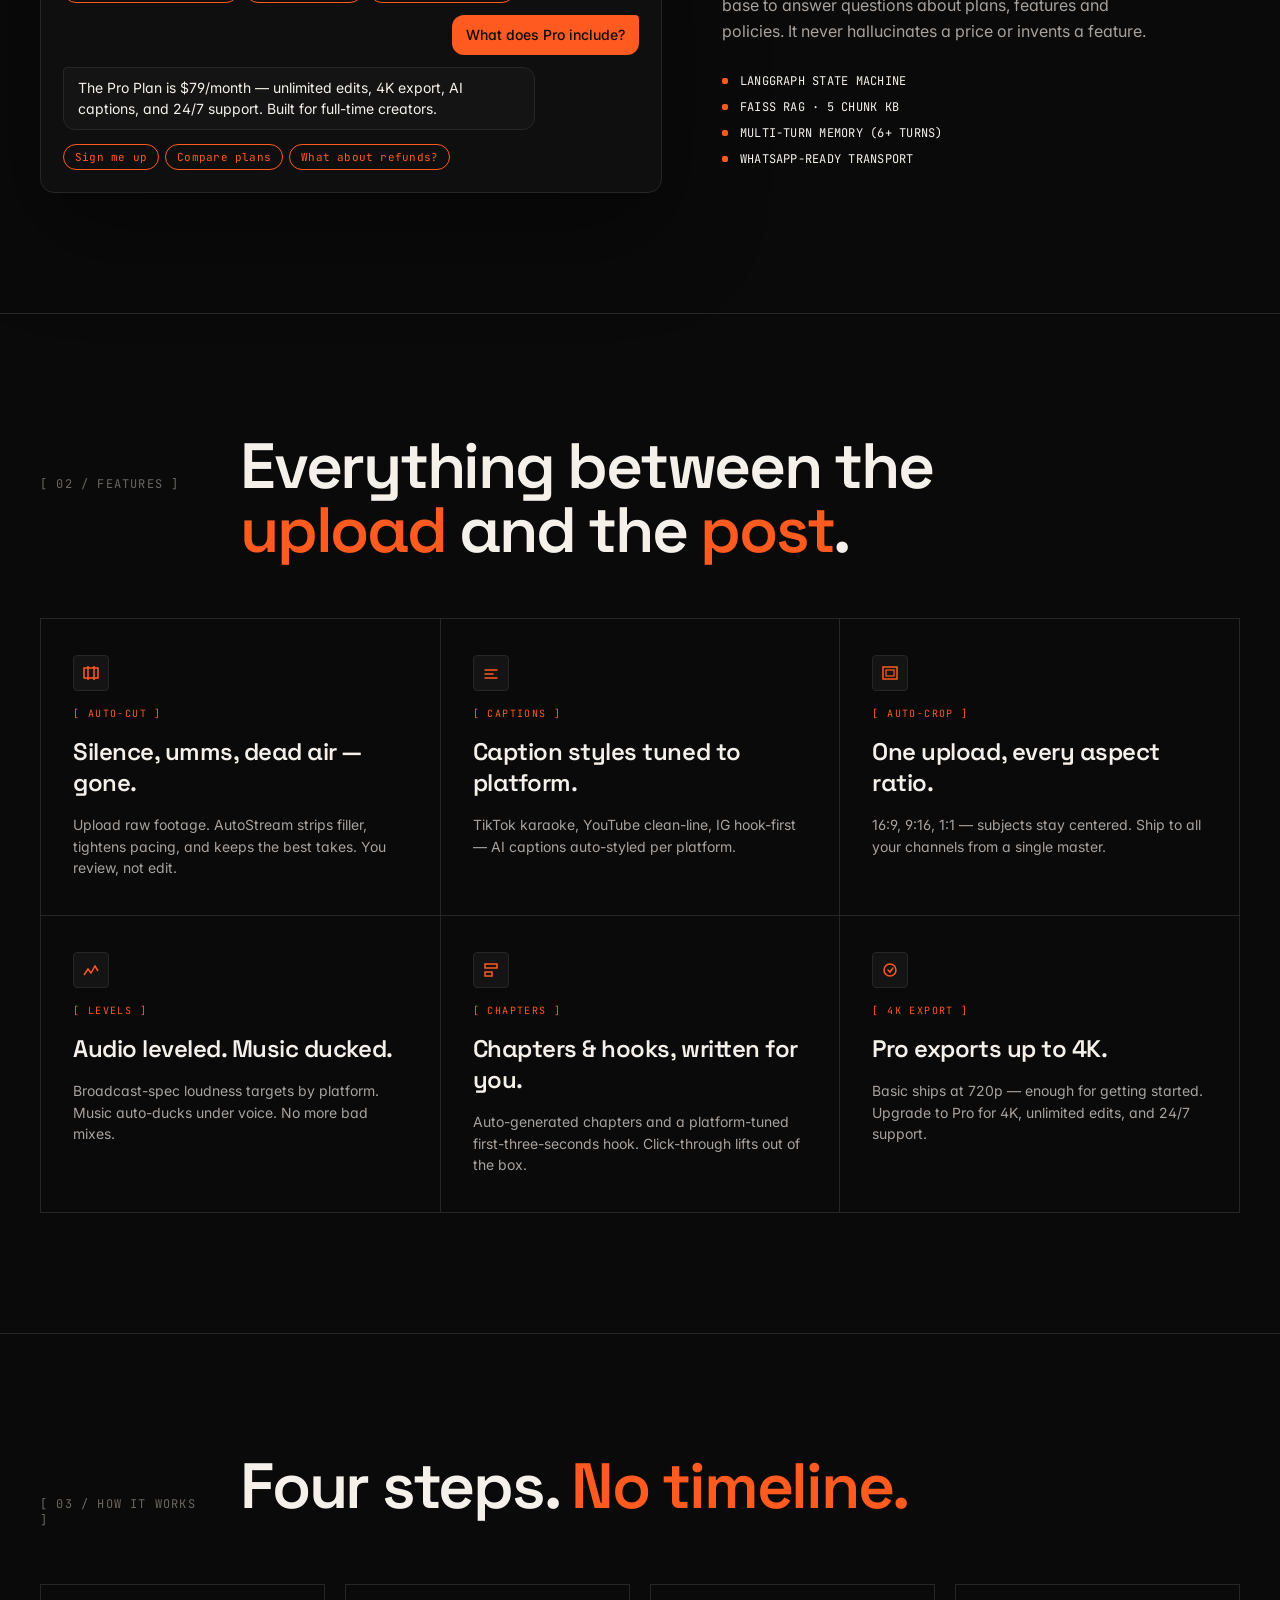
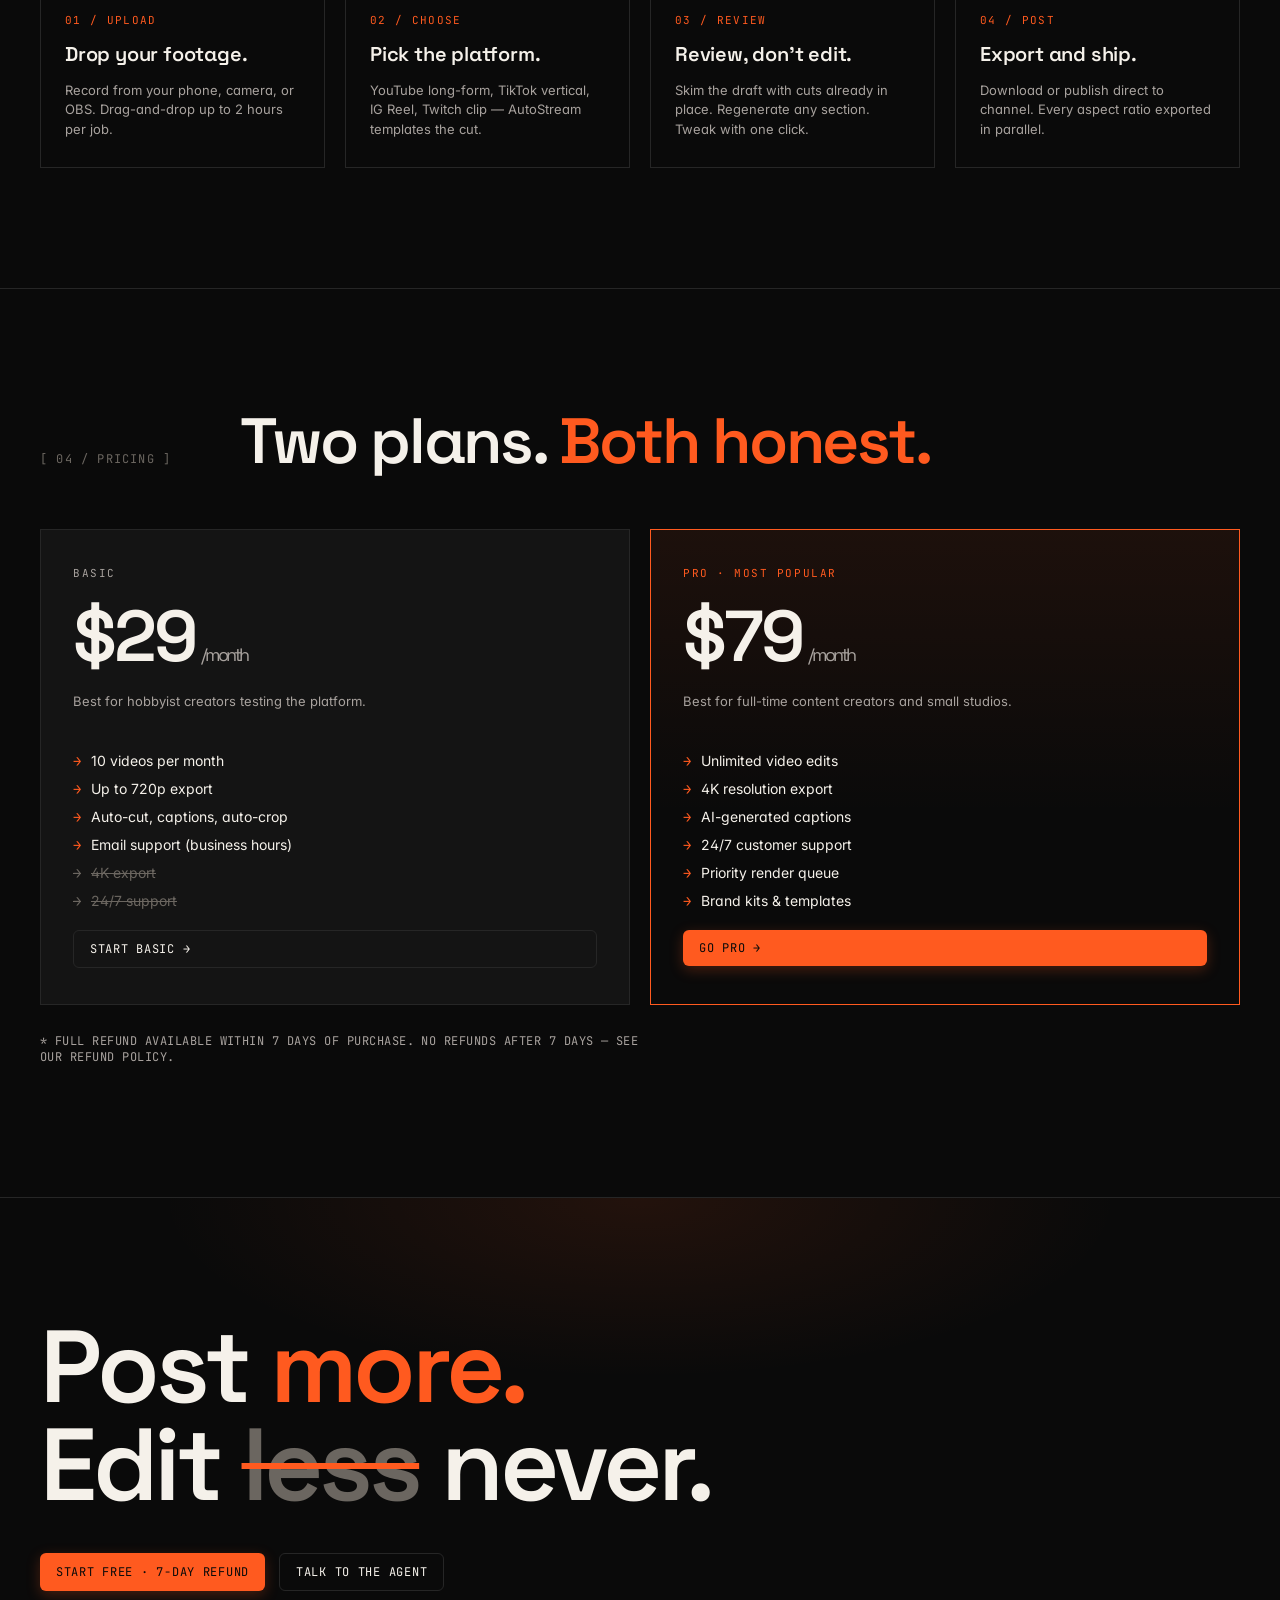
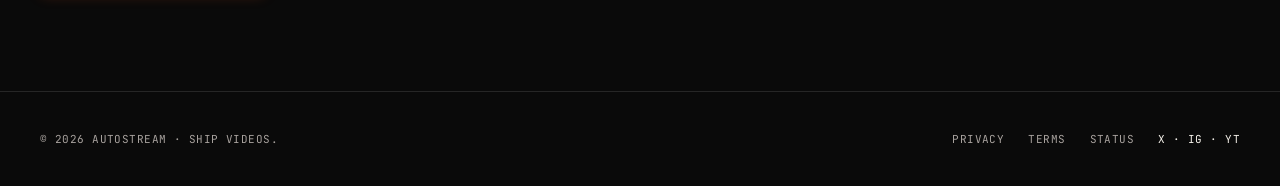
<file: design/landing/Landing Page.html>
<!DOCTYPE html>
<html lang="en">
<head>
<meta charset="UTF-8">
<title>AutoStream — Ship videos. Not edits.</title>
<link rel="preconnect" href="https://fonts.googleapis.com">
<link rel="preconnect" href="https://fonts.gstatic.com" crossorigin>
<link href="https://fonts.googleapis.com/css2?family=Inter:wght@400;500;600;700&family=Space+Grotesk:wght@400;500;600;700&family=JetBrains+Mono:wght@400;500;600&display=swap" rel="stylesheet">
<link rel="stylesheet" href="../shared/tokens.css">
<style>
  body { overflow-x: hidden; }
  .wrap { max-width: 1280px; margin: 0 auto; padding: 0 40px; }
  nav {
    position: sticky; top: 0; z-index: 50;
    backdrop-filter: blur(20px);
    background: rgba(10,10,10,.75);
    border-bottom: 1px solid var(--line-soft);
  }
  nav .inner {
    display: flex; align-items: center; gap: 28px; height: 62px;
    font-family: var(--font-mono);
    font-size: 12px; letter-spacing: 0.06em;
  }
  nav a { color: var(--fg-dim); text-decoration: none; text-transform: uppercase; }
  nav a:hover { color: var(--fg); }
  .logo {
    display: flex; align-items: center; gap: 10px;
    font-family: var(--font-display); font-weight: 600; font-size: 18px;
    color: var(--fg); letter-spacing: -0.02em;
    text-transform: none;
  }
  .logo-mark {
    width: 28px; height: 28px; border-radius: 4px;
    background: var(--accent);
    display: flex; align-items: center; justify-content: center;
  }
  .btn {
    display: inline-flex; align-items: center; gap: 8px;
    padding: 10px 16px; border-radius: 6px;
    font-family: var(--font-mono); font-size: 12px; letter-spacing: 0.06em;
    text-transform: uppercase; text-decoration: none;
    transition: all .15s; cursor: pointer; border: none;
  }
  .btn-primary {
    background: var(--accent); color: var(--bg);
    box-shadow: 0 4px 14px rgba(255,90,31,.25);
  }
  .btn-primary:hover { background: var(--accent-soft); transform: translateY(-1px); }
  .btn-ghost {
    background: transparent; color: var(--fg);
    border: 1px solid var(--line);
  }
  .btn-ghost:hover { border-color: var(--accent); color: var(--accent); }

  /* Hero */
  .hero { padding: 140px 0 40px; position: relative; }
  .hero::before {
    content: ''; position: absolute; inset: 0;
    background: radial-gradient(1000px 400px at 20% 0%, rgba(255,90,31,.08), transparent 60%);
    pointer-events: none;
  }
  .eyebrow {
    display: inline-flex; align-items: center; gap: 10px;
    font-family: var(--font-mono); font-size: 11px;
    letter-spacing: 0.14em; text-transform: uppercase;
    color: var(--accent); margin-bottom: 24px;
  }
  .eyebrow::before {
    content: ''; width: 24px; height: 1px; background: var(--accent);
  }
  h1 {
    font-family: var(--font-display); font-weight: 600;
    /* Cap max size so ultra-wide displays (3024px MBP) don't make
       the title overflow the viewport or clip behind the sticky nav. */
    font-size: clamp(56px, 8.5vw, 128px);
    letter-spacing: -0.045em; line-height: 0.98;
    margin: 0; color: var(--fg);
  }
  h1 .orange { color: var(--accent); }
  h1 .strike {
    text-decoration: line-through;
    text-decoration-color: var(--accent);
    text-decoration-thickness: 8px;
    color: var(--fg-muted);
  }
  .hero p.lede {
    font-size: 20px; line-height: 1.5; max-width: 560px;
    margin-top: 36px; color: var(--fg-dim);
  }
  .hero-cta { display: flex; gap: 12px; margin-top: 32px; }
  .hero-stats {
    display: grid; grid-template-columns: repeat(4, 1fr);
    gap: 0; margin-top: 100px;
    border-top: 1px solid var(--line);
    border-bottom: 1px solid var(--line);
  }
  .stat {
    padding: 28px 24px;
    position: relative;
  }
  /* Pseudo-element dividers — absolutely positioned so they bind
     cleanly to the parent's top/bottom borders at any DPI. */
  .stat + .stat::before {
    content: '';
    position: absolute;
    left: 0; top: 0; bottom: 0;
    width: 1px;
    background: var(--line);
  }
  .stat .num {
    /* Switched from Space Grotesk (whose "1" glyph reads as "/" at
       this size) to Inter for unambiguous digit shapes. */
    font-family: var(--font-body); font-weight: 700;
    font-size: 44px; letter-spacing: -0.03em; color: var(--fg);
    font-variant-numeric: tabular-nums;
    line-height: 1;
  }
  .stat .num sup { color: var(--accent); font-size: .6em; margin-left: 4px; }
  .stat .label {
    font-family: var(--font-mono); font-size: 11px; color: var(--fg-dim);
    text-transform: uppercase; letter-spacing: 0.12em; margin-top: 10px;
  }

  /* Section headers */
  .section { padding: 120px 0; border-top: 1px solid var(--line); position: relative; }
  .sec-label {
    display: grid; grid-template-columns: 160px 1fr;
    gap: 40px; margin-bottom: 56px; align-items: baseline;
  }
  .sec-label .idx {
    font-family: var(--font-mono); font-size: 12px;
    color: var(--fg-muted); letter-spacing: 0.1em;
  }
  .sec-label h2 {
    font-family: var(--font-display); font-weight: 600;
    font-size: clamp(40px, 5vw, 64px);
    letter-spacing: -0.035em; line-height: 1;
    margin: 0; color: var(--fg);
    max-width: 800px;
  }
  .sec-label h2 .accent-word { color: var(--accent); }

  /* Agent demo block */
  .agent-demo {
    display: grid; grid-template-columns: 1.2fr 1fr;
    gap: 60px; align-items: center;
  }
  .agent-caption h3 {
    font-family: var(--font-display); font-weight: 600;
    font-size: 36px; letter-spacing: -0.02em; margin: 0 0 18px;
  }
  .agent-caption p {
    color: var(--fg-dim); font-size: 16px; line-height: 1.6;
    max-width: 440px;
  }
  .agent-caption .feats {
    margin-top: 28px; display: flex; flex-direction: column; gap: 10px;
  }
  .agent-caption .feats .feat {
    display: flex; align-items: center; gap: 12px;
    font-family: var(--font-mono); font-size: 12px;
    color: var(--fg); letter-spacing: 0.02em;
  }
  .feat .dot { width: 6px; height: 6px; background: var(--accent); border-radius: 2px; }

  .chat-mock {
    background: #0F0F0F; border: 1px solid var(--line);
    border-radius: 14px; padding: 22px;
    display: flex; flex-direction: column; gap: 12px;
    box-shadow: 0 40px 100px rgba(0,0,0,.4);
  }
  .bubble {
    max-width: 82%; padding: 10px 14px; border-radius: 12px;
    font-size: 14px; line-height: 1.45;
  }
  .b-agent {
    background: var(--bg-elev); border: 1px solid var(--line);
    color: var(--fg); align-self: flex-start;
    border-radius: 4px 12px 12px 12px;
  }
  .b-user {
    background: var(--accent); color: var(--bg);
    align-self: flex-end; font-weight: 500;
    border-radius: 12px 4px 12px 12px;
  }
  .chips { display: flex; gap: 6px; flex-wrap: wrap; margin-top: 2px; }
  .chip {
    background: transparent; border: 1px solid var(--accent); color: var(--accent);
    padding: 5px 11px; border-radius: 999px;
    font-family: var(--font-mono); font-size: 11px; letter-spacing: 0.02em;
  }

  /* Features grid */
  .features { display: grid; grid-template-columns: repeat(3, 1fr); gap: 1px; background: var(--line); border: 1px solid var(--line); }
  .feature {
    background: var(--bg); padding: 36px 32px;
    display: flex; flex-direction: column; gap: 16px; min-height: 260px;
  }
  .feature .tag {
    font-family: var(--font-mono); font-size: 10px; color: var(--accent);
    letter-spacing: 0.14em; text-transform: uppercase;
  }
  .feature h4 {
    font-family: var(--font-display); font-weight: 600;
    font-size: 24px; letter-spacing: -0.02em; margin: 0;
  }
  .feature p { color: var(--fg-dim); font-size: 14px; line-height: 1.55; margin: 0; }
  .feature .ico {
    width: 36px; height: 36px; border-radius: 4px;
    background: var(--bg-elev); border: 1px solid var(--line);
    display: flex; align-items: center; justify-content: center;
  }

  /* Pricing */
  .pricing { display: grid; grid-template-columns: 1fr 1fr; gap: 20px; }
  .plan {
    border: 1px solid var(--line); padding: 36px 32px;
    background: var(--bg-elev);
    display: flex; flex-direction: column; gap: 20px;
    position: relative;
  }
  .plan.pro {
    background: linear-gradient(180deg, rgba(255,90,31,.08), transparent 60%);
    border-color: var(--accent);
  }
  .plan .name {
    font-family: var(--font-mono); font-size: 11px;
    letter-spacing: 0.14em; text-transform: uppercase; color: var(--fg-dim);
  }
  .plan.pro .name { color: var(--accent); }
  .plan .price {
    font-family: var(--font-display); font-weight: 600;
    font-size: 72px; letter-spacing: -0.04em; line-height: 1;
  }
  .plan .price .per { font-size: 18px; color: var(--fg-dim); font-weight: 400; margin-left: 6px; }
  .plan ul { list-style: none; padding: 0; margin: 0; display: flex; flex-direction: column; gap: 10px; }
  .plan li {
    font-size: 14px; color: var(--fg); display: flex; gap: 10px; align-items: flex-start;
  }
  .plan li::before {
    content: '→'; color: var(--accent); font-family: var(--font-mono); flex-shrink: 0;
  }
  .plan li.muted { color: var(--fg-muted); text-decoration: line-through; }
  .plan li.muted::before { color: var(--fg-muted); }
  .plan .tagline { color: var(--fg-dim); font-size: 13px; line-height: 1.5; min-height: 40px; }

  /* How it works */
  .steps { display: grid; grid-template-columns: repeat(4, 1fr); gap: 20px; }
  .step {
    border: 1px solid var(--line); padding: 28px 24px;
    display: flex; flex-direction: column; gap: 14px;
    background: var(--bg);
  }
  .step .num {
    font-family: var(--font-mono); font-size: 11px;
    color: var(--accent); letter-spacing: 0.12em;
  }
  .step h5 {
    font-family: var(--font-display); font-weight: 600;
    font-size: 20px; margin: 0; letter-spacing: -0.01em;
  }
  .step p { color: var(--fg-dim); font-size: 13px; line-height: 1.5; margin: 0; }

  /* CTA */
  .big-cta {
    padding: 120px 0 100px;
    text-align: left;
    border-top: 1px solid var(--line);
    background: radial-gradient(800px 300px at 50% 0%, rgba(255,90,31,.10), transparent 60%);
  }
  .big-cta h2 {
    font-family: var(--font-display); font-weight: 600;
    font-size: clamp(56px, 8vw, 112px);
    letter-spacing: -0.04em; line-height: 0.95; margin: 0;
  }
  .big-cta .buttons { display: flex; gap: 14px; margin-top: 40px; }

  /* Footer */
  footer {
    border-top: 1px solid var(--line);
    padding: 40px 0;
    font-family: var(--font-mono); font-size: 11px;
    color: var(--fg-dim); letter-spacing: 0.04em;
    display: flex; justify-content: space-between; align-items: center;
  }
  footer .wrap { display: flex; justify-content: space-between; align-items: center; width: 100%; }

  /* Marquee */
  .marquee {
    padding: 30px 0; border-top: 1px solid var(--line); border-bottom: 1px solid var(--line);
    overflow: hidden; background: #0C0C0C;
    font-family: var(--font-mono); font-size: 13px;
    color: var(--fg-dim); letter-spacing: 0.14em; text-transform: uppercase;
  }
  .marquee .track {
    display: inline-flex; gap: 60px; white-space: nowrap;
    animation: slide 40s linear infinite;
  }
  .marquee .track span { display: inline-flex; align-items: center; gap: 60px; }
  .marquee .sep { color: var(--accent); }
  @keyframes slide {
    from { transform: translateX(0); }
    to { transform: translateX(-50%); }
  }

  /* Platforms */
  .platforms {
    display: flex; gap: 10px; flex-wrap: wrap;
    margin-top: 40px;
  }
  .platform-pill {
    display: inline-flex; align-items: center; gap: 8px;
    padding: 8px 14px; border: 1px solid var(--line); border-radius: 999px;
    font-family: var(--font-mono); font-size: 12px; color: var(--fg-dim);
    letter-spacing: 0.04em;
  }
  .platform-pill .d { width: 5px; height: 5px; border-radius: 3px; background: var(--accent); }

  @media (max-width: 900px) {
    .agent-demo { grid-template-columns: 1fr; }
    .features { grid-template-columns: 1fr; }
    .pricing { grid-template-columns: 1fr; }
    .steps { grid-template-columns: 1fr 1fr; }
    .hero-stats { grid-template-columns: 1fr 1fr; }
    .sec-label { grid-template-columns: 1fr; gap: 12px; }
  }
</style>
</head>
<body>

<nav>
  <div class="wrap inner">
    <a href="#" class="logo">
      <span class="logo-mark">
        <svg width="16" height="16" viewBox="0 0 20 20" fill="none"><rect x="3" y="6" width="10" height="8" rx="1" fill="#0A0A0A"/><path d="M13 9 L17 6 V14 L13 11 Z" fill="#0A0A0A"/></svg>
      </span>
      autostream
    </a>
    <div style="flex: 1"></div>
    <a href="#agent">Agent</a>
    <a href="#features">Features</a>
    <a href="#pricing">Pricing</a>
    <a href="#docs">Docs</a>
    <a href="#signin" style="color: var(--fg)">Sign in</a>
    <a href="https://autostream-agent-yor2zpfuuypeitjohgtmml.streamlit.app/" target="_blank" rel="noopener" class="btn btn-primary">Start free</a>
  </div>
</nav>

<header class="hero">
  <div class="wrap">
    <div class="eyebrow">Automated video editing · for creators</div>
    <h1>
      Ship videos.<br/>
      <span class="strike">Not edits.</span>
    </h1>
    <p class="lede">
      AutoStream turns raw footage into ready-to-post videos in minutes. 4K export, AI captions,
      platform-native cuts — no timeline required. Built for YouTube, TikTok, Instagram and Twitch.
    </p>
    <div class="hero-cta">
      <a href="https://autostream-agent-yor2zpfuuypeitjohgtmml.streamlit.app/" target="_blank" rel="noopener" class="btn btn-primary">Start free →</a>
      <a href="https://autostream-agent-yor2zpfuuypeitjohgtmml.streamlit.app/" target="_blank" rel="noopener" class="btn btn-ghost">Chat with the agent →</a>
    </div>
    <div class="platforms">
      <span class="platform-pill"><span class="d"></span>YOUTUBE</span>
      <span class="platform-pill"><span class="d"></span>TIKTOK</span>
      <span class="platform-pill"><span class="d"></span>INSTAGRAM</span>
      <span class="platform-pill"><span class="d"></span>TWITCH</span>
      <span class="platform-pill"><span class="d"></span>+ MORE</span>
    </div>

    <div class="hero-stats">
      <div class="stat">
        <div class="num">12<sup>min</sup></div>
        <div class="label">avg. turnaround</div>
      </div>
      <div class="stat">
        <div class="num">4K</div>
        <div class="label">Pro export quality</div>
      </div>
      <div class="stat">
        <div class="num">0</div>
        <div class="label">timelines required</div>
      </div>
      <div class="stat">
        <div class="num">$29<sup>/mo</sup></div>
        <div class="label">starting plan</div>
      </div>
    </div>
  </div>
</header>

<div class="marquee">
  <div class="track">
    <span>AUTO-CUT <i class="sep">●</i> AUTO-CAPTION <i class="sep">●</i> AUTO-CROP <i class="sep">●</i> AUTO-LEVELS <i class="sep">●</i> AUTO-BLEEP <i class="sep">●</i> AUTO-CHAPTERS <i class="sep">●</i> AUTO-THUMBS <i class="sep">●</i></span>
    <span>AUTO-CUT <i class="sep">●</i> AUTO-CAPTION <i class="sep">●</i> AUTO-CROP <i class="sep">●</i> AUTO-LEVELS <i class="sep">●</i> AUTO-BLEEP <i class="sep">●</i> AUTO-CHAPTERS <i class="sep">●</i> AUTO-THUMBS <i class="sep">●</i></span>
  </div>
</div>

<section id="agent" class="section">
  <div class="wrap">
    <div class="sec-label">
      <div class="idx">[ 01 / AGENT ]</div>
      <h2>A sales assistant that <span class="accent-word">talks</span> — so you can keep shipping.</h2>
    </div>
    <div class="agent-demo">
      <div class="chat-mock">
        <div class="bubble b-agent">Hey! I'm AutoStream's assistant. Want to hear about our plans, features, or pricing?</div>
        <div class="chips">
          <span class="chip">Tell me about pricing</span>
          <span class="chip">Compare plans</span>
          <span class="chip">I want to sign up</span>
        </div>
        <div class="bubble b-user">What does Pro include?</div>
        <div class="bubble b-agent">The Pro Plan is $79/month — unlimited edits, 4K export, AI captions, and 24/7 support. Built for full-time creators.</div>
        <div class="chips">
          <span class="chip">Sign me up</span>
          <span class="chip">Compare plans</span>
          <span class="chip">What about refunds?</span>
        </div>
      </div>
      <div class="agent-caption">
        <h3>Answers, not ads.</h3>
        <p>
          Our in-product agent uses RAG over our live knowledge base to answer questions about plans,
          features and policies. It never hallucinates a price or invents a feature.
        </p>
        <div class="feats">
          <div class="feat"><span class="dot"></span>LANGGRAPH STATE MACHINE</div>
          <div class="feat"><span class="dot"></span>FAISS RAG · 5 CHUNK KB</div>
          <div class="feat"><span class="dot"></span>MULTI-TURN MEMORY (6+ TURNS)</div>
          <div class="feat"><span class="dot"></span>WHATSAPP-READY TRANSPORT</div>
        </div>
      </div>
    </div>
  </div>
</section>

<section id="features" class="section">
  <div class="wrap">
    <div class="sec-label">
      <div class="idx">[ 02 / FEATURES ]</div>
      <h2>Everything between the <span class="accent-word">upload</span> and the <span class="accent-word">post</span>.</h2>
    </div>
    <div class="features">
      <div class="feature">
        <div class="ico"><svg width="18" height="18" viewBox="0 0 18 18" fill="none"><path d="M2 4h14v10H2zM6 2v14M12 2v14" stroke="#FF5A1F" stroke-width="1.5"/></svg></div>
        <div class="tag">[ AUTO-CUT ]</div>
        <h4>Silence, umms, dead air — gone.</h4>
        <p>Upload raw footage. AutoStream strips filler, tightens pacing, and keeps the best takes. You review, not edit.</p>
      </div>
      <div class="feature">
        <div class="ico"><svg width="18" height="18" viewBox="0 0 18 18" fill="none"><path d="M3 6h12M3 10h8M3 14h12" stroke="#FF5A1F" stroke-width="1.5" stroke-linecap="round"/></svg></div>
        <div class="tag">[ CAPTIONS ]</div>
        <h4>Caption styles tuned to platform.</h4>
        <p>TikTok karaoke, YouTube clean-line, IG hook-first — AI captions auto-styled per platform.</p>
      </div>
      <div class="feature">
        <div class="ico"><svg width="18" height="18" viewBox="0 0 18 18" fill="none"><rect x="2" y="3" width="14" height="12" stroke="#FF5A1F" stroke-width="1.5"/><rect x="5" y="6" width="8" height="6" stroke="#FF5A1F" stroke-width="1.2"/></svg></div>
        <div class="tag">[ AUTO-CROP ]</div>
        <h4>One upload, every aspect ratio.</h4>
        <p>16:9, 9:16, 1:1 — subjects stay centered. Ship to all your channels from a single master.</p>
      </div>
      <div class="feature">
        <div class="ico"><svg width="18" height="18" viewBox="0 0 18 18" fill="none"><path d="M2 14l4-6 3 4 4-7 3 5" stroke="#FF5A1F" stroke-width="1.5" fill="none"/></svg></div>
        <div class="tag">[ LEVELS ]</div>
        <h4>Audio leveled. Music ducked.</h4>
        <p>Broadcast-spec loudness targets by platform. Music auto-ducks under voice. No more bad mixes.</p>
      </div>
      <div class="feature">
        <div class="ico"><svg width="18" height="18" viewBox="0 0 18 18" fill="none"><rect x="3" y="3" width="12" height="4" stroke="#FF5A1F" stroke-width="1.5"/><rect x="3" y="11" width="7" height="4" stroke="#FF5A1F" stroke-width="1.5"/></svg></div>
        <div class="tag">[ CHAPTERS ]</div>
        <h4>Chapters & hooks, written for you.</h4>
        <p>Auto-generated chapters and a platform-tuned first-three-seconds hook. Click-through lifts out of the box.</p>
      </div>
      <div class="feature">
        <div class="ico"><svg width="18" height="18" viewBox="0 0 18 18" fill="none"><circle cx="9" cy="9" r="6" stroke="#FF5A1F" stroke-width="1.5"/><path d="M7 9l2 2 3-4" stroke="#FF5A1F" stroke-width="1.5" stroke-linecap="round"/></svg></div>
        <div class="tag">[ 4K EXPORT ]</div>
        <h4>Pro exports up to 4K.</h4>
        <p>Basic ships at 720p — enough for getting started. Upgrade to Pro for 4K, unlimited edits, and 24/7 support.</p>
      </div>
    </div>
  </div>
</section>

<section class="section">
  <div class="wrap">
    <div class="sec-label">
      <div class="idx">[ 03 / HOW IT WORKS ]</div>
      <h2>Four steps. <span class="accent-word">No timeline.</span></h2>
    </div>
    <div class="steps">
      <div class="step">
        <div class="num">01 / UPLOAD</div>
        <h5>Drop your footage.</h5>
        <p>Record from your phone, camera, or OBS. Drag-and-drop up to 2 hours per job.</p>
      </div>
      <div class="step">
        <div class="num">02 / CHOOSE</div>
        <h5>Pick the platform.</h5>
        <p>YouTube long-form, TikTok vertical, IG Reel, Twitch clip — AutoStream templates the cut.</p>
      </div>
      <div class="step">
        <div class="num">03 / REVIEW</div>
        <h5>Review, don't edit.</h5>
        <p>Skim the draft with cuts already in place. Regenerate any section. Tweak with one click.</p>
      </div>
      <div class="step">
        <div class="num">04 / POST</div>
        <h5>Export and ship.</h5>
        <p>Download or publish direct to channel. Every aspect ratio exported in parallel.</p>
      </div>
    </div>
  </div>
</section>

<section id="pricing" class="section">
  <div class="wrap">
    <div class="sec-label">
      <div class="idx">[ 04 / PRICING ]</div>
      <h2>Two plans. <span class="accent-word">Both honest.</span></h2>
    </div>
    <div class="pricing">
      <div class="plan">
        <div class="name">BASIC</div>
        <div>
          <span class="price">$29<span class="per">/month</span></span>
        </div>
        <div class="tagline">Best for hobbyist creators testing the platform.</div>
        <ul>
          <li>10 videos per month</li>
          <li>Up to 720p export</li>
          <li>Auto-cut, captions, auto-crop</li>
          <li>Email support (business hours)</li>
          <li class="muted">4K export</li>
          <li class="muted">24/7 support</li>
        </ul>
        <a href="https://autostream-agent-yor2zpfuuypeitjohgtmml.streamlit.app/" target="_blank" rel="noopener" class="btn btn-ghost">Start Basic →</a>
      </div>
      <div class="plan pro">
        <div class="name">PRO · MOST POPULAR</div>
        <div>
          <span class="price">$79<span class="per">/month</span></span>
        </div>
        <div class="tagline">Best for full-time content creators and small studios.</div>
        <ul>
          <li>Unlimited video edits</li>
          <li>4K resolution export</li>
          <li>AI-generated captions</li>
          <li>24/7 customer support</li>
          <li>Priority render queue</li>
          <li>Brand kits & templates</li>
        </ul>
        <a href="https://autostream-agent-yor2zpfuuypeitjohgtmml.streamlit.app/" target="_blank" rel="noopener" class="btn btn-primary">Go Pro →</a>
      </div>
    </div>
    <p style="font-family: var(--font-mono); font-size: 12px; color: var(--fg-dim); letter-spacing: 0.04em; margin-top: 28px; max-width: 600px;">
      * FULL REFUND AVAILABLE WITHIN 7 DAYS OF PURCHASE. NO REFUNDS AFTER 7 DAYS — SEE OUR REFUND POLICY.
    </p>
  </div>
</section>

<section class="big-cta">
  <div class="wrap">
    <h2>Post <span class="orange" style="color: var(--accent)">more.</span><br/>Edit <span style="text-decoration: line-through; text-decoration-color: var(--accent); text-decoration-thickness: 6px; color: var(--fg-muted)">less</span> never.</h2>
    <div class="buttons">
      <a href="https://autostream-agent-yor2zpfuuypeitjohgtmml.streamlit.app/" target="_blank" rel="noopener" class="btn btn-primary">Start free · 7-day refund</a>
      <a href="#talk" class="btn btn-ghost">Talk to the agent</a>
    </div>
  </div>
</section>

<footer>
  <div class="wrap">
    <div>© 2026 AUTOSTREAM · SHIP VIDEOS.</div>
    <div style="display: flex; gap: 24px;">
      <span>PRIVACY</span><span>TERMS</span><span>STATUS</span><span style="color: var(--fg)">X · IG · YT</span>
    </div>
  </div>
</footer>

</body>
</html>
</file>
<file: design/shared/tokens.css>
/* AutoStream design system — shared tokens */
:root {
  --bg: #0A0A0A;
  --bg-elev: #141414;
  --bg-elev-2: #1C1C1C;
  --line: #262626;
  --line-soft: #1F1F1F;
  --fg: #F5F1EA;
  --fg-dim: #A8A29E;
  --fg-muted: #6B6660;
  --accent: #FF5A1F;
  --accent-soft: #FF8A5C;
  --accent-deep: #D94813;
  --accent-ink: #0A0A0A;
  --ok: #7CF29C;
  --warn: #FFB020;
  --err: #FF5A5A;

  --light-bg: #F5F1EA;
  --light-elev: #FFFFFF;
  --light-line: #E8E1D4;
  --light-fg: #0A0A0A;
  --light-dim: #4F4A44;

  --radius-xs: 2px;
  --radius-sm: 4px;
  --radius-md: 8px;
  --radius-lg: 14px;
  --radius-xl: 22px;

  --space-1: 4px;
  --space-2: 8px;
  --space-3: 12px;
  --space-4: 16px;
  --space-5: 24px;
  --space-6: 32px;
  --space-7: 48px;
  --space-8: 72px;
  --space-9: 120px;

  --font-display: "Space Grotesk", "Helvetica Neue", Helvetica, Arial, sans-serif;
  --font-body: "Inter", "Helvetica Neue", Helvetica, Arial, sans-serif;
  --font-mono: "JetBrains Mono", ui-monospace, "SF Mono", Menlo, monospace;
}

html, body {
  margin: 0;
  padding: 0;
  background: var(--bg);
  color: var(--fg);
  font-family: var(--font-body);
  font-feature-settings: "ss01", "cv11";
  -webkit-font-smoothing: antialiased;
  text-rendering: optimizeLegibility;
}

* { box-sizing: border-box; }

.mono { font-family: var(--font-mono); letter-spacing: -0.01em; }
.display { font-family: var(--font-display); letter-spacing: -0.03em; font-weight: 600; }
.micro {
  font-family: var(--font-mono);
  font-size: 11px;
  letter-spacing: 0.14em;
  text-transform: uppercase;
  color: var(--fg-dim);
}
.rule { height: 1px; background: var(--line); width: 100%; }
.accent { color: var(--accent); }
.pill {
  display: inline-flex;
  align-items: center;
  gap: 6px;
  padding: 4px 10px;
  border: 1px solid var(--line);
  border-radius: 999px;
  font-family: var(--font-mono);
  font-size: 11px;
  letter-spacing: 0.08em;
  text-transform: uppercase;
  color: var(--fg-dim);
  background: var(--bg-elev);
}
.pill .dot {
  width: 6px; height: 6px; border-radius: 50%;
  background: var(--accent);
  box-shadow: 0 0 0 3px rgba(255,90,31,.15);
}

::selection { background: var(--accent); color: var(--bg); }
</file>
<file: design/deck/slides.css>
/* AutoStream pitch deck — slide styles */
deck-stage { font-family: var(--font-body); }

section.slide {
  background: var(--bg);
  color: var(--fg);
  padding: 96px 120px;
  display: flex; flex-direction: column;
  position: relative;
  overflow: hidden;
}
section.slide.light { background: var(--light-bg); color: var(--light-fg); }
section.slide.accent { background: var(--accent); color: var(--bg); }

.slide-header {
  display: flex; justify-content: space-between; align-items: baseline;
  font-family: var(--font-mono); font-size: 14px;
  letter-spacing: 0.14em; text-transform: uppercase;
  color: var(--fg-muted);
  padding-bottom: 20px;
  border-bottom: 1px solid var(--line);
}
.slide.light .slide-header { color: #888; border-color: var(--light-line); }
.slide.accent .slide-header { color: rgba(10,10,10,.7); border-color: rgba(10,10,10,.25); }
.slide-header .logo { color: var(--fg); }
.slide.light .slide-header .logo { color: var(--light-fg); }
.slide.accent .slide-header .logo { color: var(--bg); }

.slide-body {
  flex: 1; display: flex; flex-direction: column;
  padding-top: 60px;
}

.slide-footer {
  display: flex; justify-content: space-between;
  font-family: var(--font-mono); font-size: 14px;
  color: var(--fg-muted); letter-spacing: 0.1em; text-transform: uppercase;
  padding-top: 20px; border-top: 1px solid var(--line);
}
.slide.light .slide-footer { color: #999; border-color: var(--light-line); }
.slide.accent .slide-footer { color: rgba(10,10,10,.7); border-color: rgba(10,10,10,.25); }

.kicker-sm {
  font-family: var(--font-mono); font-size: 16px;
  color: var(--accent); letter-spacing: 0.14em; text-transform: uppercase;
  margin-bottom: 24px;
  display: inline-flex; align-items: center; gap: 14px;
}
.kicker-sm::before { content: ''; width: 32px; height: 2px; background: var(--accent); }
.slide.accent .kicker-sm { color: var(--bg); }
.slide.accent .kicker-sm::before { background: var(--bg); }

h1.mega {
  font-family: var(--font-display); font-weight: 600;
  font-size: 220px; letter-spacing: -0.05em; line-height: 0.9;
  margin: 0; text-wrap: balance;
}
h1.big {
  font-family: var(--font-display); font-weight: 600;
  font-size: 120px; letter-spacing: -0.04em; line-height: 0.95;
  margin: 0; text-wrap: balance;
}
h2.section-h {
  font-family: var(--font-display); font-weight: 600;
  font-size: 88px; letter-spacing: -0.035em; line-height: 0.98;
  margin: 0; text-wrap: balance;
}
.body-lg {
  font-size: 32px; line-height: 1.4; color: var(--fg-dim);
  max-width: 1200px; text-wrap: pretty;
}
.slide.light .body-lg { color: var(--light-dim); }

.accent-txt { color: var(--accent); }
.slide.accent .accent-txt { color: var(--bg); }
.strike {
  text-decoration: line-through;
  text-decoration-color: var(--accent);
  text-decoration-thickness: 8px;
  color: var(--fg-muted);
}

.two-col { display: grid; grid-template-columns: 1fr 1fr; gap: 80px; flex: 1; align-items: center; }
.three-col { display: grid; grid-template-columns: repeat(3, 1fr); gap: 0; flex: 1; }
.four-col { display: grid; grid-template-columns: repeat(4, 1fr); gap: 0; flex: 1; }

.col-card {
  padding: 40px 36px;
  border-right: 1px solid var(--line);
  display: flex; flex-direction: column; gap: 20px;
}
.col-card:last-child { border-right: none; }
.col-card .num {
  font-family: var(--font-mono); font-size: 14px;
  color: var(--accent); letter-spacing: 0.14em;
}
.col-card h3 {
  font-family: var(--font-display); font-weight: 600;
  font-size: 40px; letter-spacing: -0.02em; line-height: 1.05;
  margin: 0;
}
.col-card p { font-size: 22px; line-height: 1.5; color: var(--fg-dim); margin: 0; }

.metrics { display: flex; gap: 0; }
.metric {
  padding: 0 48px 0 0; border-right: 1px solid var(--line);
  margin-right: 48px;
}
.metric:last-child { border-right: none; margin-right: 0; }
.metric .n {
  font-family: var(--font-display); font-weight: 600;
  font-size: 140px; letter-spacing: -0.04em; line-height: 1;
}
.metric .n sup { font-size: .4em; color: var(--accent); margin-left: 8px; }
.metric .lbl {
  font-family: var(--font-mono); font-size: 16px;
  color: var(--fg-dim); letter-spacing: 0.12em; text-transform: uppercase;
  margin-top: 16px;
}

/* mini chat preview */
.mini-chat {
  background: var(--bg-elev); border: 1px solid var(--line);
  border-radius: 18px; padding: 28px;
  display: flex; flex-direction: column; gap: 14px;
}
.mini-chat .hd {
  font-family: var(--font-mono); font-size: 14px; color: var(--fg-dim);
  letter-spacing: 0.12em; text-transform: uppercase;
  padding-bottom: 14px; border-bottom: 1px solid var(--line);
}
.mb {
  max-width: 78%; padding: 14px 18px; border-radius: 14px;
  font-size: 22px; line-height: 1.4;
}
.mb.agent { background: #1C1C1C; color: var(--fg); align-self: flex-start; border-radius: 6px 14px 14px 14px; }
.mb.user { background: var(--accent); color: var(--bg); align-self: flex-end; font-weight: 500; border-radius: 14px 6px 14px 14px; }
.mini-chips { display: flex; gap: 8px; flex-wrap: wrap; }
.mchip {
  border: 1px solid var(--accent); color: var(--accent);
  padding: 8px 14px; border-radius: 999px;
  font-family: var(--font-mono); font-size: 16px;
}

.big-list { display: flex; flex-direction: column; gap: 28px; margin-top: 20px; }
.big-list .li {
  display: grid; grid-template-columns: 80px 1fr; gap: 32px; align-items: baseline;
  padding: 20px 0; border-bottom: 1px solid var(--line);
}
.big-list .li .n {
  font-family: var(--font-mono); font-size: 20px; color: var(--accent);
  letter-spacing: 0.1em;
}
.big-list .li h4 {
  font-family: var(--font-display); font-weight: 600;
  font-size: 44px; letter-spacing: -0.02em; margin: 0;
}
.big-list .li p { font-size: 22px; color: var(--fg-dim); margin: 12px 0 0; line-height: 1.5; }

.pill-row { display: flex; gap: 12px; flex-wrap: wrap; }
.pill-lg {
  padding: 12px 20px; border: 1px solid var(--line); border-radius: 999px;
  font-family: var(--font-mono); font-size: 18px; color: var(--fg-dim);
  letter-spacing: 0.06em;
}
.pill-lg.on { background: var(--accent); color: var(--bg); border-color: var(--accent); }

/* phase diagram for slide */
.phase-flow {
  display: grid; grid-template-columns: repeat(4, 1fr); gap: 20px;
  margin-top: 40px;
}
.pf-node {
  background: var(--bg-elev); border: 1px solid var(--line);
  padding: 28px 24px; position: relative;
}
.pf-node.active { border-color: var(--accent); background: linear-gradient(180deg, rgba(255,90,31,.08), transparent); }
.pf-node .pf-num {
  font-family: var(--font-mono); font-size: 16px; color: var(--accent); letter-spacing: 0.12em;
}
.pf-node h5 {
  font-family: var(--font-display); font-weight: 600;
  font-size: 32px; margin: 8px 0; letter-spacing: -0.02em;
}
.pf-node p { font-size: 18px; color: var(--fg-dim); margin: 0; line-height: 1.45; }

/* code block */
.code {
  font-family: var(--font-mono); font-size: 20px; line-height: 1.6;
  background: #0C0C0C; border: 1px solid var(--line);
  padding: 32px; border-radius: 8px;
  color: var(--fg);
  white-space: pre; overflow: hidden;
}
.code .k { color: var(--accent); }
.code .c { color: var(--fg-muted); }
.code .s { color: #7CF29C; }

.tag-mono {
  font-family: var(--font-mono); font-size: 15px;
  color: var(--fg-dim); letter-spacing: 0.12em; text-transform: uppercase;
}
</file>
